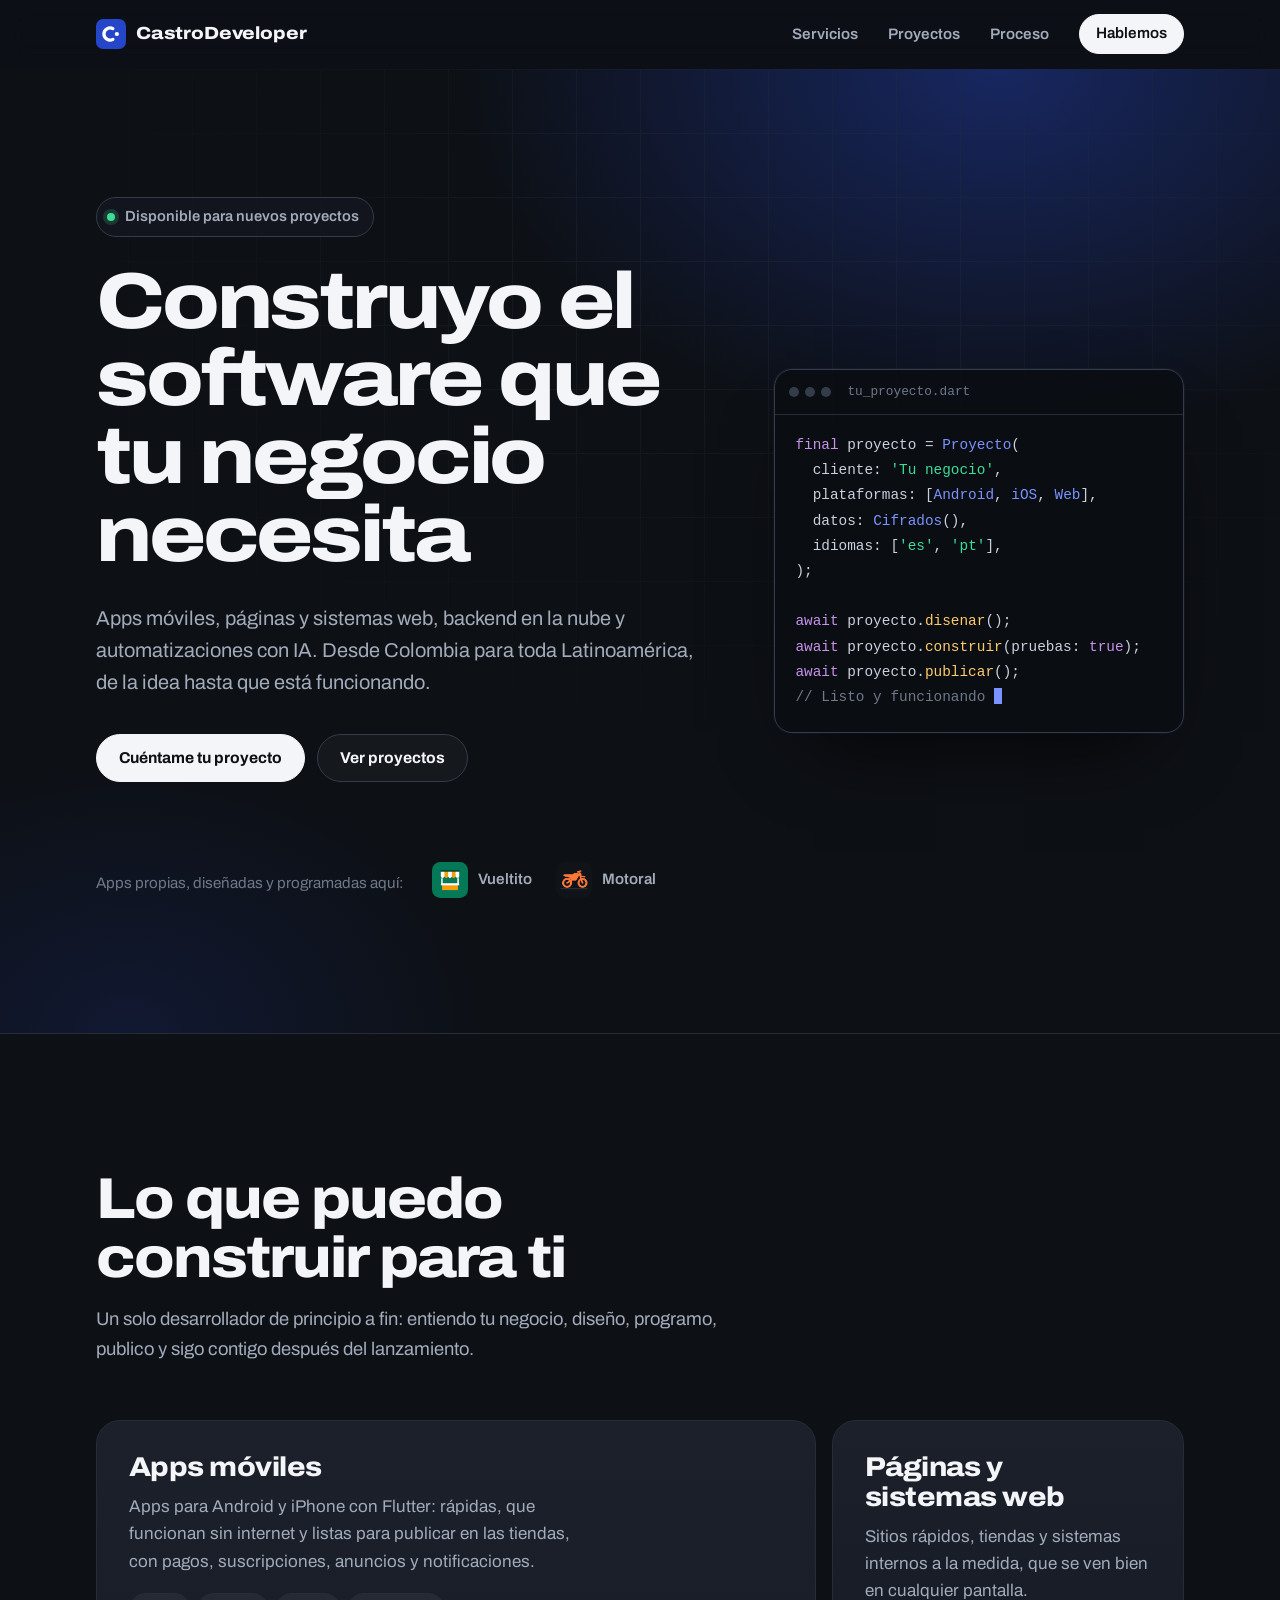
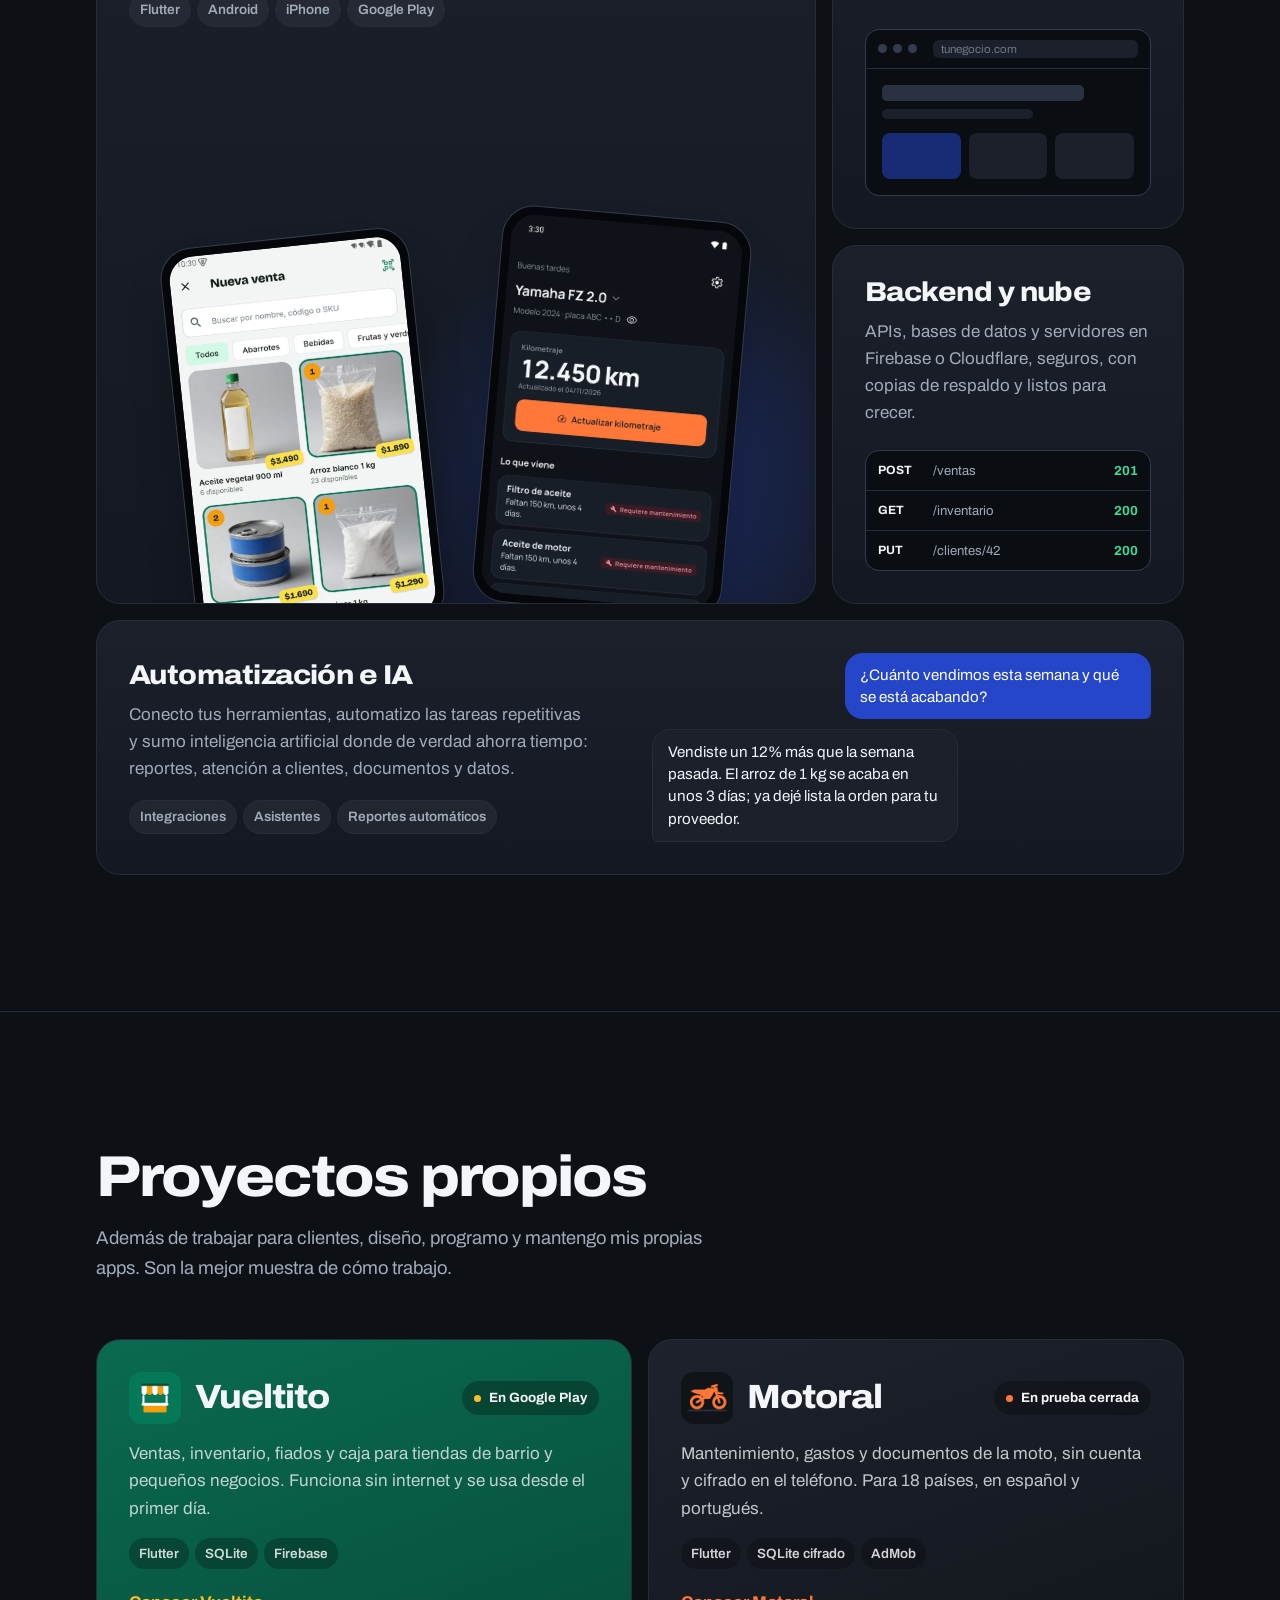
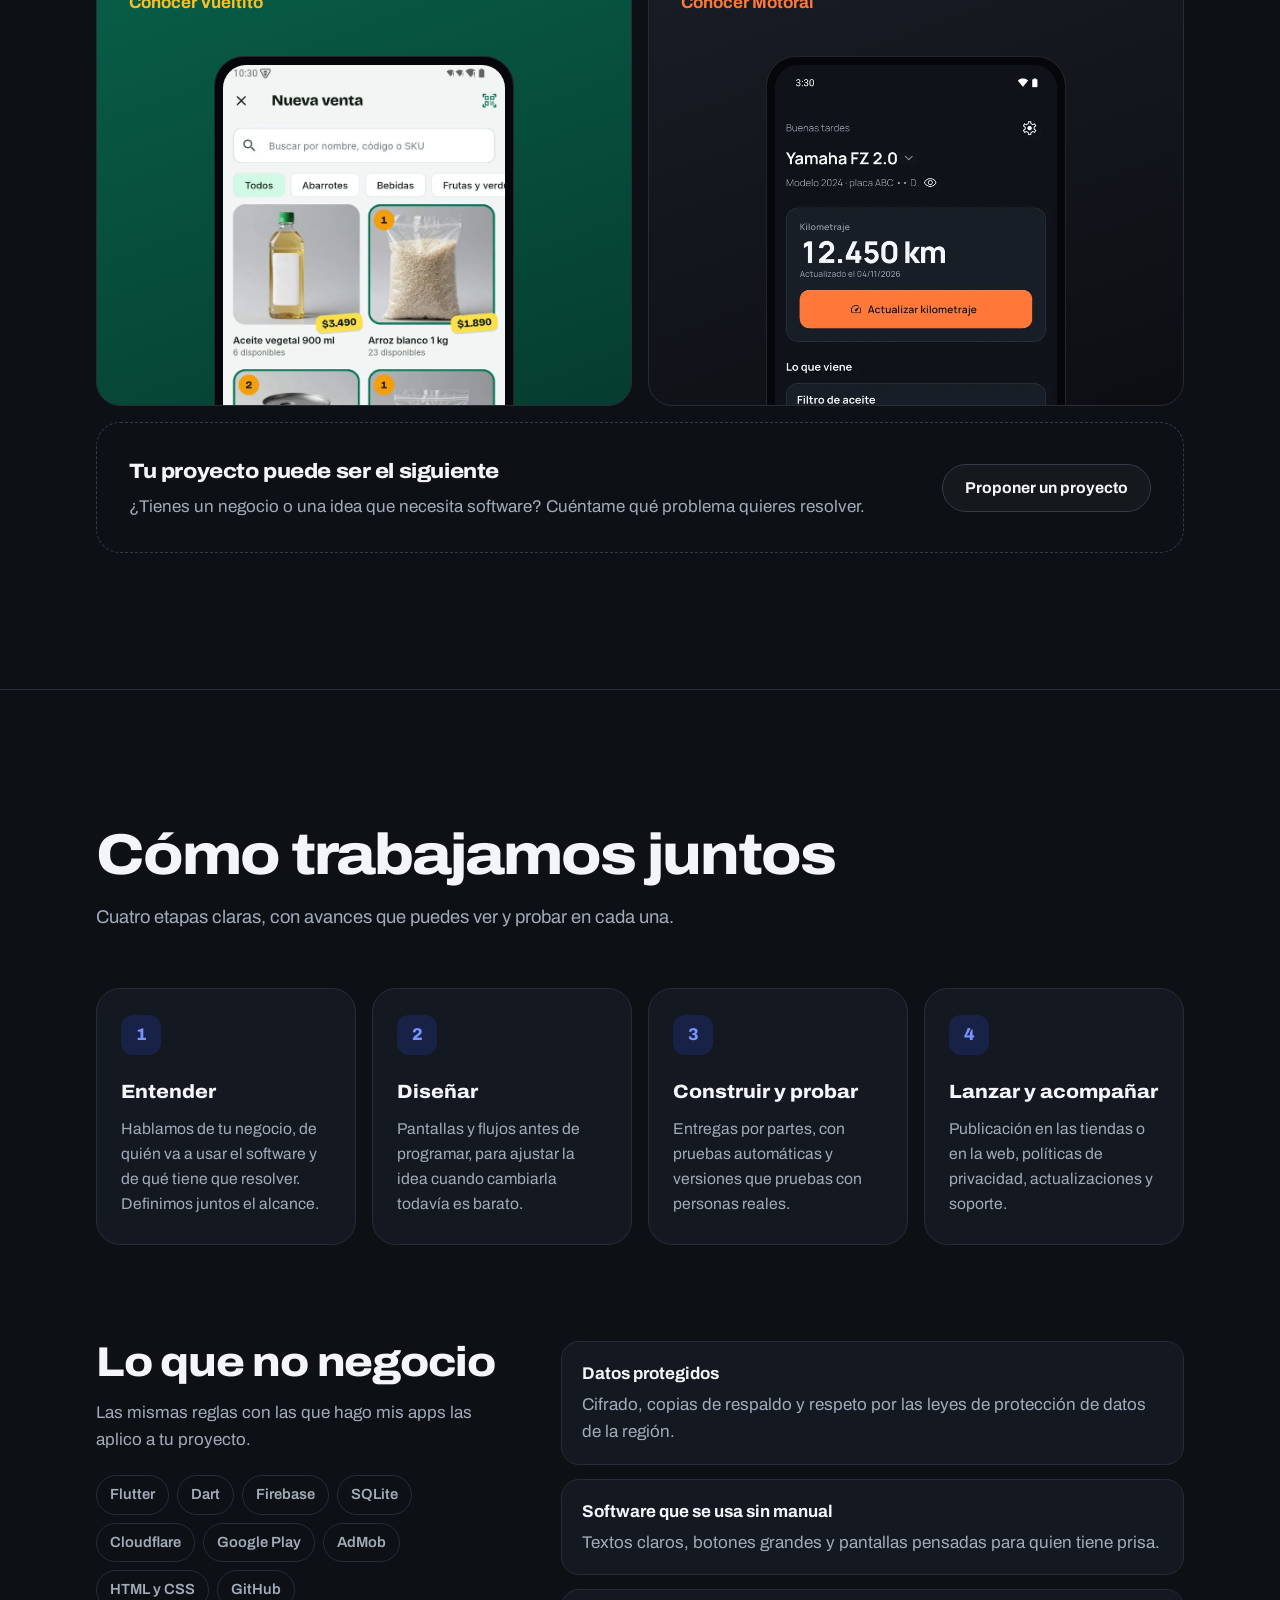
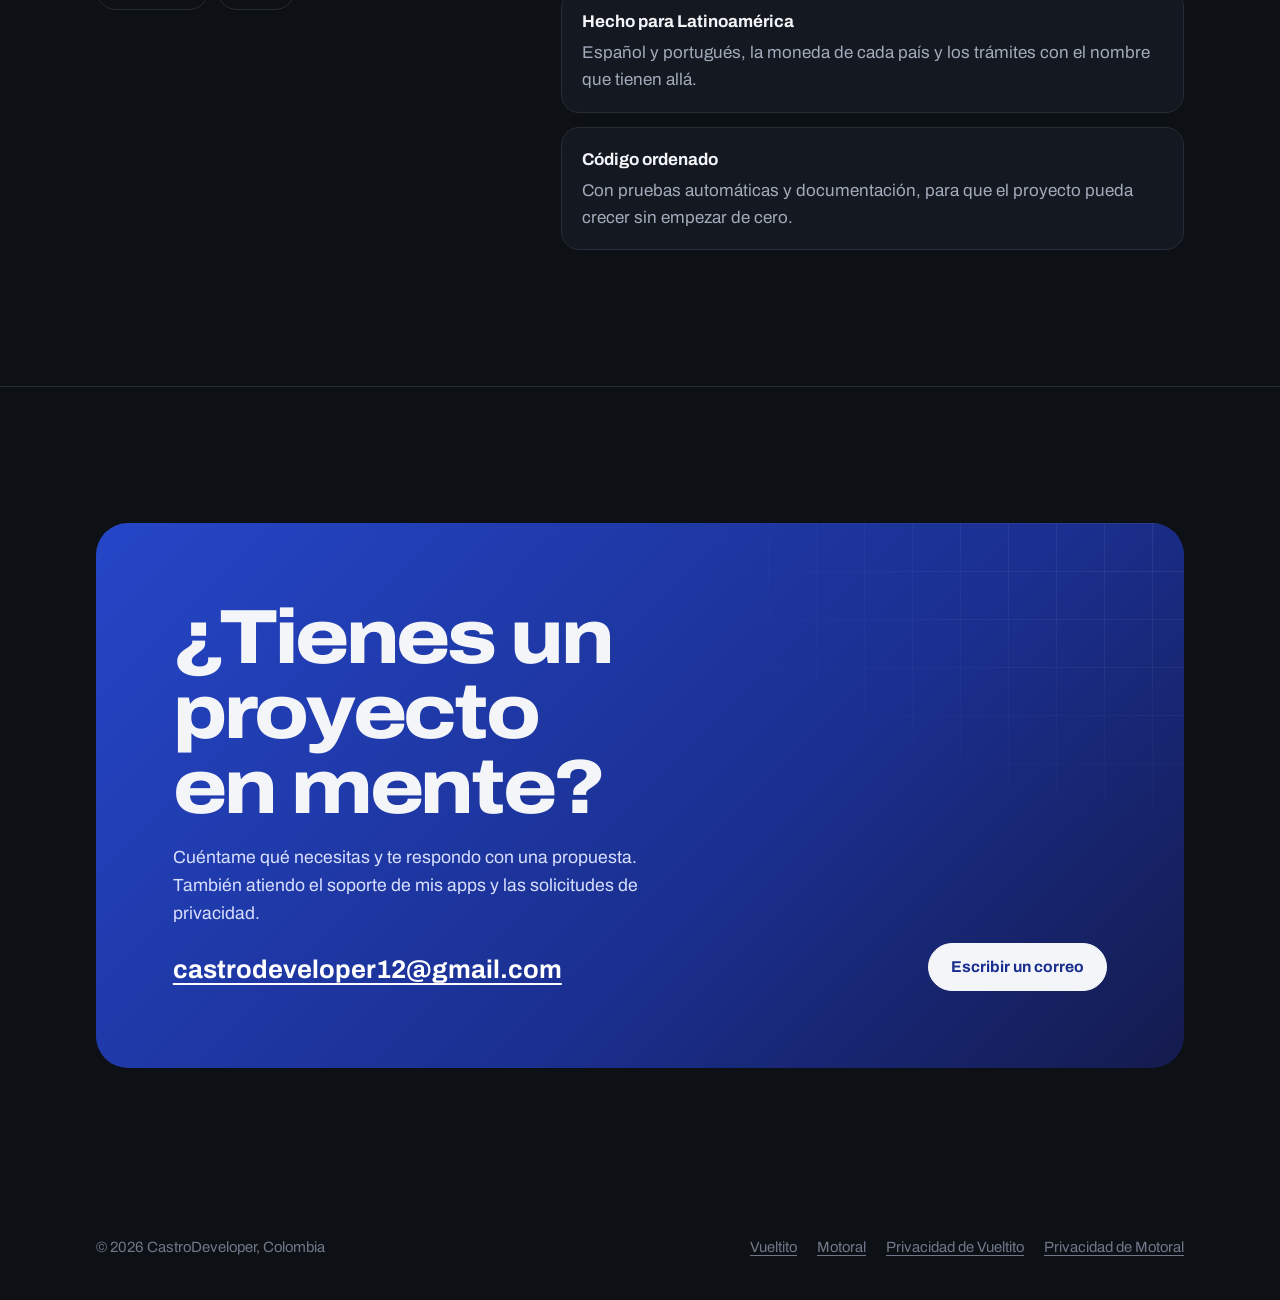
<file: index.html>
<!doctype html>
<html lang="es">
<head>
<meta charset="utf-8">
<meta name="viewport" content="width=device-width, initial-scale=1">
<title>CastroDeveloper: apps, web y software a la medida</title>
<meta name="description" content="CastroDeveloper desarrolla apps móviles, páginas y sistemas web, backend en la nube y automatizaciones con IA para negocios de Latinoamérica. Creador de Vueltito y Motoral.">
<link rel="canonical" href="https://castrodeveloper.dev/">
<meta name="theme-color" content="#0d1015">
<meta property="og:type" content="website">
<meta property="og:title" content="CastroDeveloper">
<meta property="og:description" content="Apps móviles, web, backend y automatización con IA, desde Colombia para Latinoamérica.">
<meta property="og:url" content="https://castrodeveloper.dev/">
<meta property="og:image" content="https://castrodeveloper.dev/motoral/img/compartir.jpg">
<link rel="icon" href="img/favicon.svg" type="image/svg+xml">
<link rel="preconnect" href="https://fonts.googleapis.com">
<link rel="preconnect" href="https://fonts.gstatic.com" crossorigin>
<link href="https://fonts.googleapis.com/css2?family=Archivo:wdth,wght@62..125,400..800&display=swap" rel="stylesheet">
<link rel="stylesheet" href="estilo.css?v=20261111b">
<script>document.documentElement.classList.add('js');</script>
</head>
<body>
<header class="cabecera" id="cabecera">
  <div class="contenedor">
    <a class="marca" href="./" aria-label="CastroDeveloper, inicio">
      <svg viewBox="0 0 64 64" width="30" height="30" aria-hidden="true"><rect width="64" height="64" rx="15" fill="#2546C8"/><path d="M36 20.5a13 13 0 1 0 0 23" fill="none" stroke="#fff" stroke-width="7" stroke-linecap="round"/><circle cx="44.5" cy="32" r="4.5" fill="#fff"/></svg>
      CastroDeveloper
    </a>
    <nav class="menu" aria-label="Secciones">
      <a href="#servicios">Servicios</a>
      <a href="#proyectos">Proyectos</a>
      <a href="#proceso">Proceso</a>
      <a class="boton boton-lleno boton-chico" href="#contacto">Hablemos</a>
    </nav>
  </div>
</header>

<main>
  <section class="portada" aria-labelledby="titulo">
    <div class="contenedor rejilla">
     <div>
      <span class="disponible"><i aria-hidden="true"></i>Disponible para nuevos proyectos</span>
      <h1 id="titulo"><span class="palabra" style="--i:0">Construyo</span> <span class="palabra" style="--i:1">el</span> <span class="palabra" style="--i:2">software</span> <span class="palabra" style="--i:3">que</span> <span class="palabra" style="--i:4">tu</span> <span class="palabra" style="--i:5">negocio</span> <span class="palabra" style="--i:6">necesita</span></h1>
      <p class="entrada" data-revelar style="--i:4">Apps móviles, páginas y sistemas web, backend en la nube y automatizaciones con IA. Desde Colombia para toda Latinoamérica, de la idea hasta que está funcionando.</p>
      <div class="acciones" data-revelar style="--i:5">
        <a class="boton boton-lleno" href="#contacto">Cuéntame tu proyecto</a>
        <a class="boton" href="#proyectos">Ver proyectos</a>
      </div>
      <div class="prueba-social" data-revelar style="--i:6">
        <span>Apps propias, diseñadas y programadas aquí:</span>
        <ul>
          <li><a href="https://vueltito.app/"><img src="img/vueltito-icono.png" width="36" height="36" alt="">Vueltito</a></li>
          <li><a href="motoral/"><img src="img/motocare-icono.png" width="36" height="36" alt="">Motoral</a></li>
        </ul>
      </div>
     </div>
      <div class="codigo" data-revelar style="--i:3" aria-hidden="true">
        <div class="barra"><i></i><i></i><i></i><span>tu_proyecto.dart</span></div>
<pre><span class="k">final</span> proyecto = <span class="t">Proyecto</span>(
  cliente: <span class="s">'Tu negocio'</span>,
  plataformas: [<span class="t">Android</span>, <span class="t">iOS</span>, <span class="t">Web</span>],
  datos: <span class="t">Cifrados</span>(),
  idiomas: [<span class="s">'es'</span>, <span class="s">'pt'</span>],
);

<span class="k">await</span> proyecto.<span class="f">disenar</span>();
<span class="k">await</span> proyecto.<span class="f">construir</span>(pruebas: <span class="k">true</span>);
<span class="k">await</span> proyecto.<span class="f">publicar</span>();
<span class="c">// Listo y funcionando</span> <span class="cursor"></span></pre>
      </div>
    </div>
  </section>

  <section class="seccion" id="servicios" aria-labelledby="titulo-servicios">
    <div class="contenedor">
      <div class="encabezado" data-revelar>
        <h2 id="titulo-servicios">Lo que puedo construir para ti</h2>
        <p>Un solo desarrollador de principio a fin: entiendo tu negocio, diseño, programo, publico y sigo contigo después del lanzamiento.</p>
      </div>

      <div class="bento">
        <article class="tarjeta t-apps" data-revelar style="--i:0">
          <h3>Apps móviles</h3>
          <p>Apps para Android y iPhone con Flutter: rápidas, que funcionan sin internet y listas para publicar en las tiendas, con pagos, suscripciones, anuncios y notificaciones.</p>
          <ul class="etiquetas"><li>Flutter</li><li>Android</li><li>iPhone</li><li>Google Play</li></ul>
          <div class="telefonos" aria-hidden="true">
            <div class="tel tel-1"><img src="img/vueltito-venta.webp" width="640" height="1419" alt="" loading="lazy"></div>
            <div class="tel tel-2"><img src="img/motocare-inicio.webp" width="540" height="1200" alt="" loading="lazy"></div>
          </div>
        </article>

        <article class="tarjeta t-web" data-revelar style="--i:1">
          <h3>Páginas y sistemas web</h3>
          <p>Sitios rápidos, tiendas y sistemas internos a la medida, que se ven bien en cualquier pantalla.</p>
          <div class="ilustracion" aria-hidden="true">
            <div class="navegador">
              <div class="barra"><i></i><i></i><i></i><span>tunegocio.com</span></div>
              <div class="cuerpo">
                <div class="linea larga"></div>
                <div class="linea media"></div>
                <div class="bloques"><i></i><i></i><i></i></div>
              </div>
            </div>
          </div>
        </article>

        <article class="tarjeta t-backend" data-revelar style="--i:2">
          <h3>Backend y nube</h3>
          <p>APIs, bases de datos y servidores en Firebase o Cloudflare, seguros, con copias de respaldo y listos para crecer.</p>
          <div class="ilustracion" aria-hidden="true">
            <ul class="registro">
              <li><b>POST</b><span>/ventas</span><em>201</em></li>
              <li><b>GET</b><span>/inventario</span><em>200</em></li>
              <li><b>PUT</b><span>/clientes/42</span><em>200</em></li>
            </ul>
          </div>
        </article>

        <article class="tarjeta t-ia" data-revelar style="--i:3">
          <div>
            <h3>Automatización e IA</h3>
            <p>Conecto tus herramientas, automatizo las tareas repetitivas y sumo inteligencia artificial donde de verdad ahorra tiempo: reportes, atención a clientes, documentos y datos.</p>
            <ul class="etiquetas"><li>Integraciones</li><li>Asistentes</li><li>Reportes automáticos</li></ul>
          </div>
          <div class="ilustracion" aria-hidden="true">
            <div class="chat">
              <p class="yo">¿Cuánto vendimos esta semana y qué se está acabando?</p>
              <p class="bot">Vendiste un 12% más que la semana pasada. El arroz de 1 kg se acaba en unos 3 días; ya dejé lista la orden para tu proveedor.</p>
            </div>
          </div>
        </article>
      </div>
    </div>
  </section>

  <section class="seccion" id="proyectos" aria-labelledby="titulo-proyectos">
    <div class="contenedor">
      <div class="encabezado" data-revelar>
        <h2 id="titulo-proyectos">Proyectos propios</h2>
        <p>Además de trabajar para clientes, diseño, programo y mantengo mis propias apps. Son la mejor muestra de cómo trabajo.</p>
      </div>

      <div class="proyectos">
        <a class="proyecto proyecto-vueltito" href="https://vueltito.app/" data-revelar style="--i:0">
          <div class="info">
            <div class="cabeza">
              <div class="nombre"><img src="img/vueltito-icono.png" width="52" height="52" alt=""><h3>Vueltito</h3></div>
              <span class="estado"><i aria-hidden="true"></i>En Google Play</span>
            </div>
            <p>Ventas, inventario, fiados y caja para tiendas de barrio y pequeños negocios. Funciona sin internet y se usa desde el primer día.</p>
            <ul class="etiquetas"><li>Flutter</li><li>SQLite</li><li>Firebase</li></ul>
            <span class="ir">Conocer Vueltito</span>
          </div>
          <div class="pantalla"><img src="img/vueltito-venta.webp" width="640" height="1419" alt="Pantalla de nueva venta en Vueltito con productos, precios y el botón para cobrar." loading="lazy"></div>
        </a>

        <a class="proyecto proyecto-motocare" href="motoral/" data-revelar style="--i:1">
          <div class="info">
            <div class="cabeza">
              <div class="nombre"><img src="img/motocare-icono.png" width="52" height="52" alt=""><h3>Motoral</h3></div>
              <span class="estado"><i aria-hidden="true"></i>En prueba cerrada</span>
            </div>
            <p>Mantenimiento, gastos y documentos de la moto, sin cuenta y cifrado en el teléfono. Para 18 países, en español y portugués.</p>
            <ul class="etiquetas"><li>Flutter</li><li>SQLite cifrado</li><li>AdMob</li></ul>
            <span class="ir">Conocer Motoral</span>
          </div>
          <div class="pantalla"><img src="img/motocare-inicio.webp" width="540" height="1200" alt="Pantalla de inicio de Motoral con el kilometraje y los mantenimientos que vienen." loading="lazy"></div>
        </a>
      </div>

      <div class="proxima" data-revelar>
        <div>
          <h3>Tu proyecto puede ser el siguiente</h3>
          <p>¿Tienes un negocio o una idea que necesita software? Cuéntame qué problema quieres resolver.</p>
        </div>
        <a class="boton" href="#contacto">Proponer un proyecto</a>
      </div>
    </div>
  </section>

  <section class="seccion" id="proceso" aria-labelledby="titulo-proceso">
    <div class="contenedor">
      <div class="encabezado" data-revelar>
        <h2 id="titulo-proceso">Cómo trabajamos juntos</h2>
        <p>Cuatro etapas claras, con avances que puedes ver y probar en cada una.</p>
      </div>
      <ol class="proceso">
        <li data-revelar style="--i:0">
          <h3>Entender</h3>
          <p>Hablamos de tu negocio, de quién va a usar el software y de qué tiene que resolver. Definimos juntos el alcance.</p>
        </li>
        <li data-revelar style="--i:1">
          <h3>Diseñar</h3>
          <p>Pantallas y flujos antes de programar, para ajustar la idea cuando cambiarla todavía es barato.</p>
        </li>
        <li data-revelar style="--i:2">
          <h3>Construir y probar</h3>
          <p>Entregas por partes, con pruebas automáticas y versiones que pruebas con personas reales.</p>
        </li>
        <li data-revelar style="--i:3">
          <h3>Lanzar y acompañar</h3>
          <p>Publicación en las tiendas o en la web, políticas de privacidad, actualizaciones y soporte.</p>
        </li>
      </ol>

      <div class="principios">
        <div data-revelar>
          <h3>Lo que no negocio</h3>
          <p class="nota">Las mismas reglas con las que hago mis apps las aplico a tu proyecto.</p>
          <ul class="herramientas" aria-label="Herramientas">
            <li>Flutter</li><li>Dart</li><li>Firebase</li><li>SQLite</li><li>Cloudflare</li><li>Google Play</li><li>AdMob</li><li>HTML y CSS</li><li>GitHub</li>
          </ul>
        </div>
        <ul class="lista">
          <li data-revelar style="--i:0"><strong>Datos protegidos</strong>Cifrado, copias de respaldo y respeto por las leyes de protección de datos de la región.</li>
          <li data-revelar style="--i:1"><strong>Software que se usa sin manual</strong>Textos claros, botones grandes y pantallas pensadas para quien tiene prisa.</li>
          <li data-revelar style="--i:2"><strong>Hecho para Latinoamérica</strong>Español y portugués, la moneda de cada país y los trámites con el nombre que tienen allá.</li>
          <li data-revelar style="--i:3"><strong>Código ordenado</strong>Con pruebas automáticas y documentación, para que el proyecto pueda crecer sin empezar de cero.</li>
        </ul>
      </div>
    </div>
  </section>

  <section class="seccion contacto" id="contacto" aria-labelledby="titulo-contacto">
    <div class="contenedor">
      <div class="tarjeta-contacto" data-revelar>
        <div>
          <h2 id="titulo-contacto">¿Tienes un proyecto en mente?</h2>
          <p>Cuéntame qué necesitas y te respondo con una propuesta. También atiendo el soporte de mis apps y las solicitudes de privacidad.</p>
          <a class="correo" href="mailto:castrodeveloper12@gmail.com">castrodeveloper12@gmail.com</a>
        </div>
        <a class="boton boton-lleno" href="mailto:castrodeveloper12@gmail.com?subject=Nuevo%20proyecto">Escribir un correo</a>
      </div>
    </div>
  </section>
</main>

<footer class="contenedor pie">
  <span>© 2026 CastroDeveloper, Colombia</span>
  <span class="enlaces-pie">
    <a href="https://vueltito.app/">Vueltito</a>
    <a href="motoral/">Motoral</a>
    <a href="https://vueltito.app/privacy-policy.html">Privacidad de Vueltito</a>
    <a href="motocare-legal/privacidad.html">Privacidad de Motoral</a>
  </span>
</footer>

<script>
(function () {
  var cab = document.getElementById('cabecera');
  function borde() { cab.classList.toggle('con-borde', window.scrollY > 8); }
  window.addEventListener('scroll', borde, { passive: true });
  borde();

  requestAnimationFrame(function () {
    document.querySelector('.portada').classList.add('lista-portada');
  });

  var items = document.querySelectorAll('[data-revelar]');
  if (!('IntersectionObserver' in window)) {
    items.forEach(function (el) { el.classList.add('visible'); });
    return;
  }
  var obs = new IntersectionObserver(function (entradas) {
    entradas.forEach(function (e) {
      if (e.isIntersecting) { e.target.classList.add('visible'); obs.unobserve(e.target); }
    });
  }, { rootMargin: '0px 0px -8% 0px', threshold: 0.08 });
  items.forEach(function (el) { obs.observe(el); });
})();
</script>
</body>
</html>
</file>
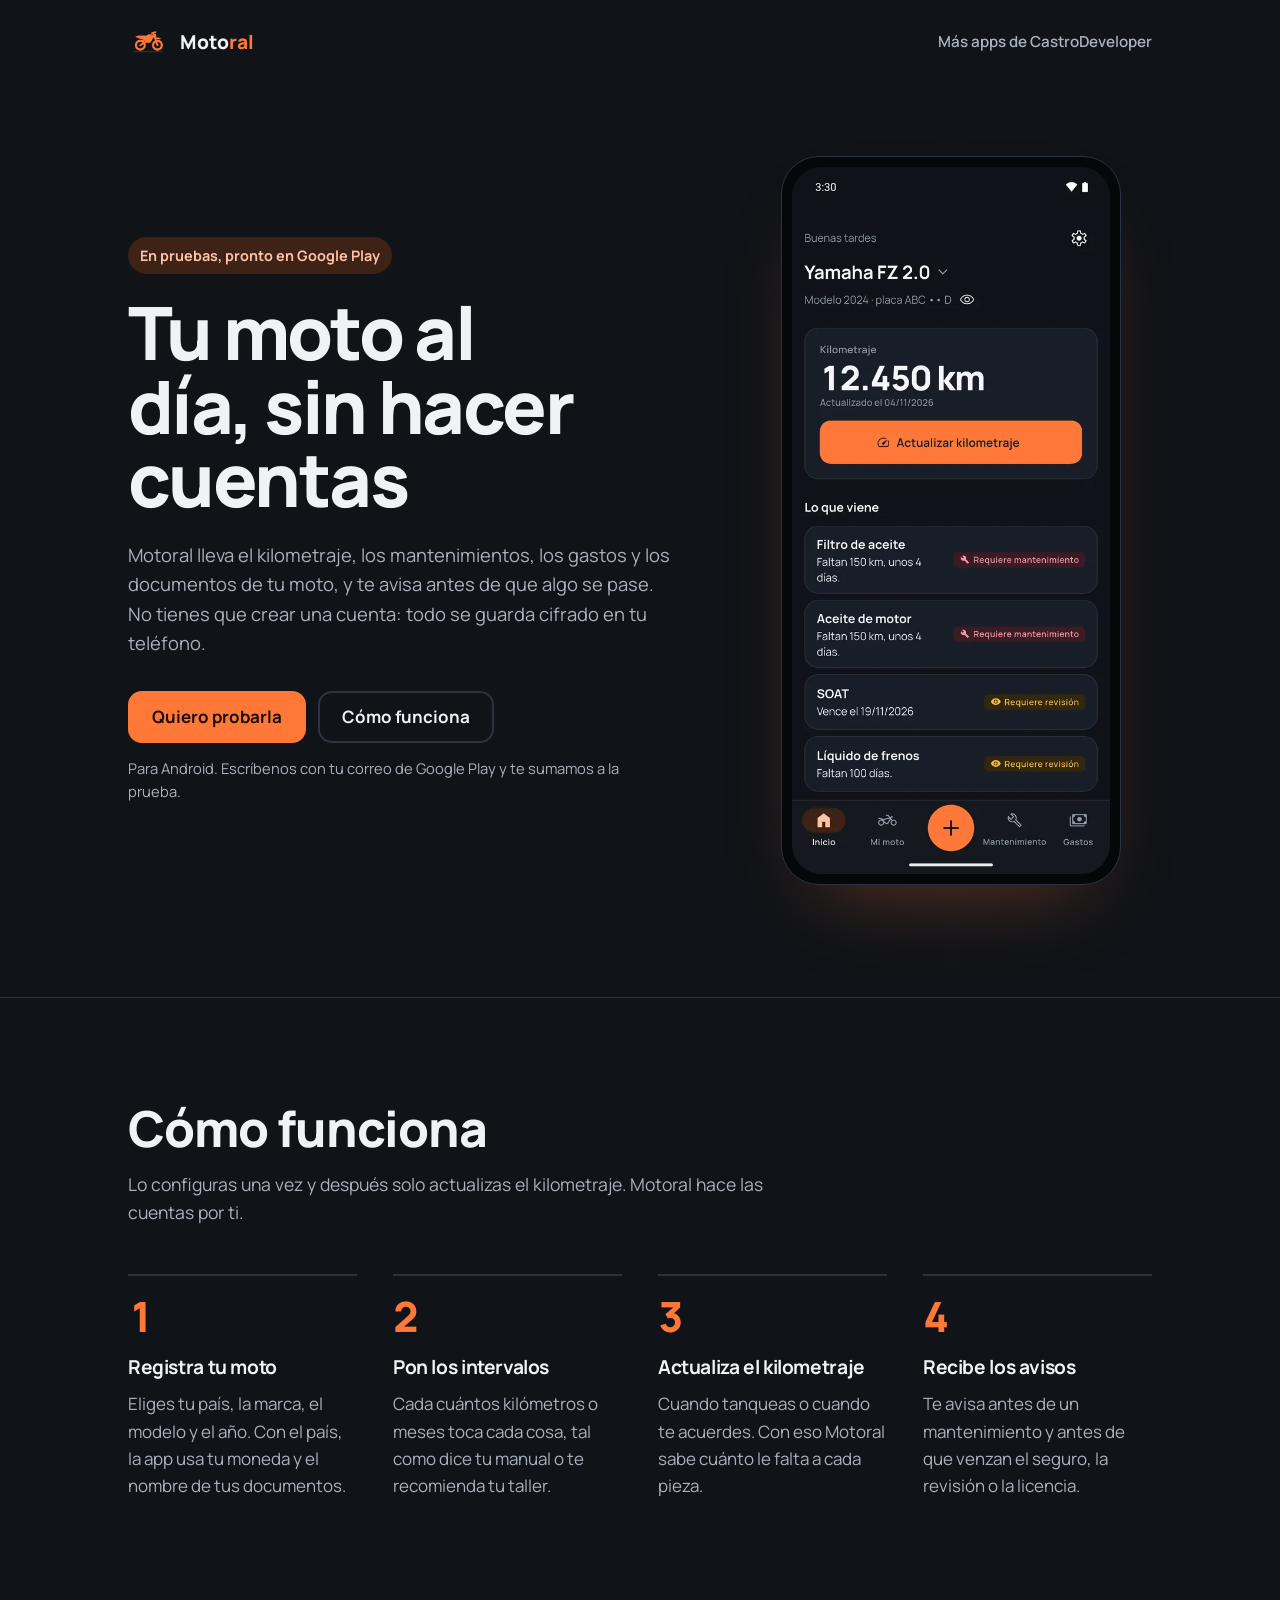
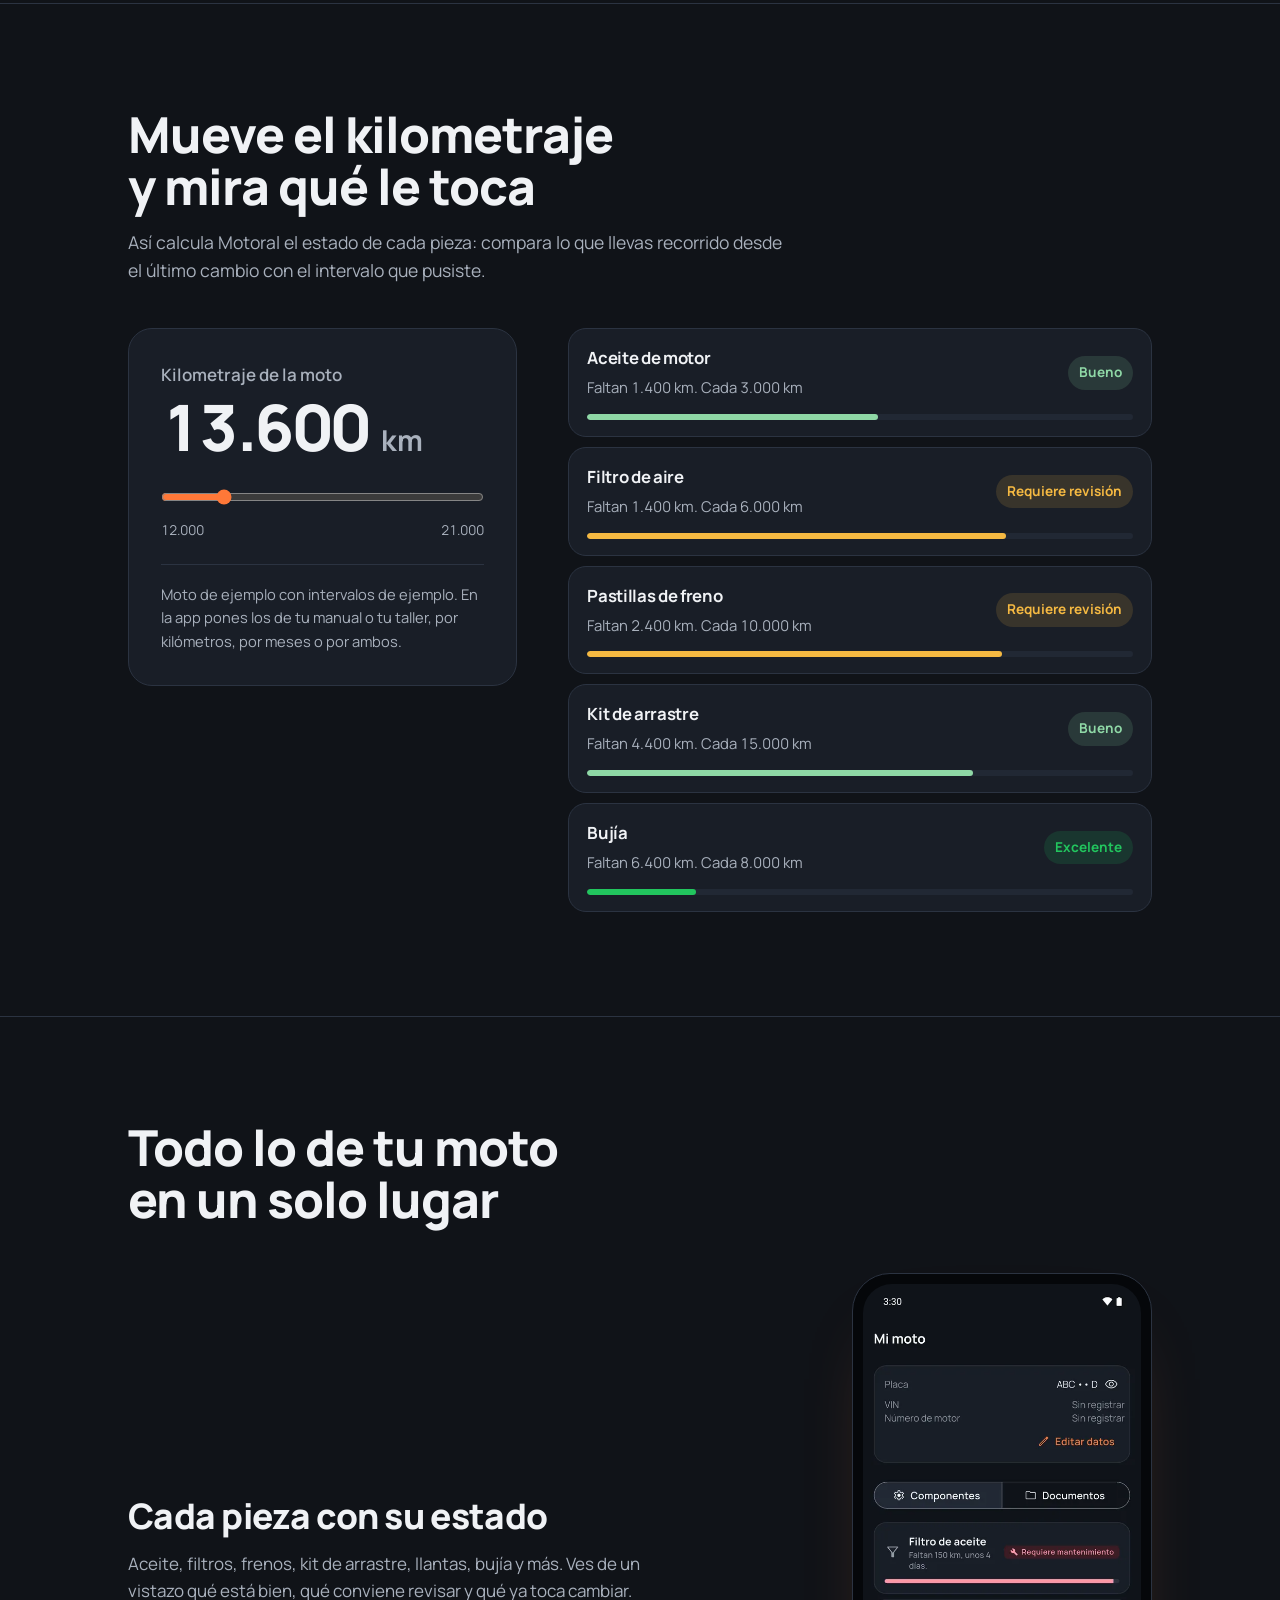
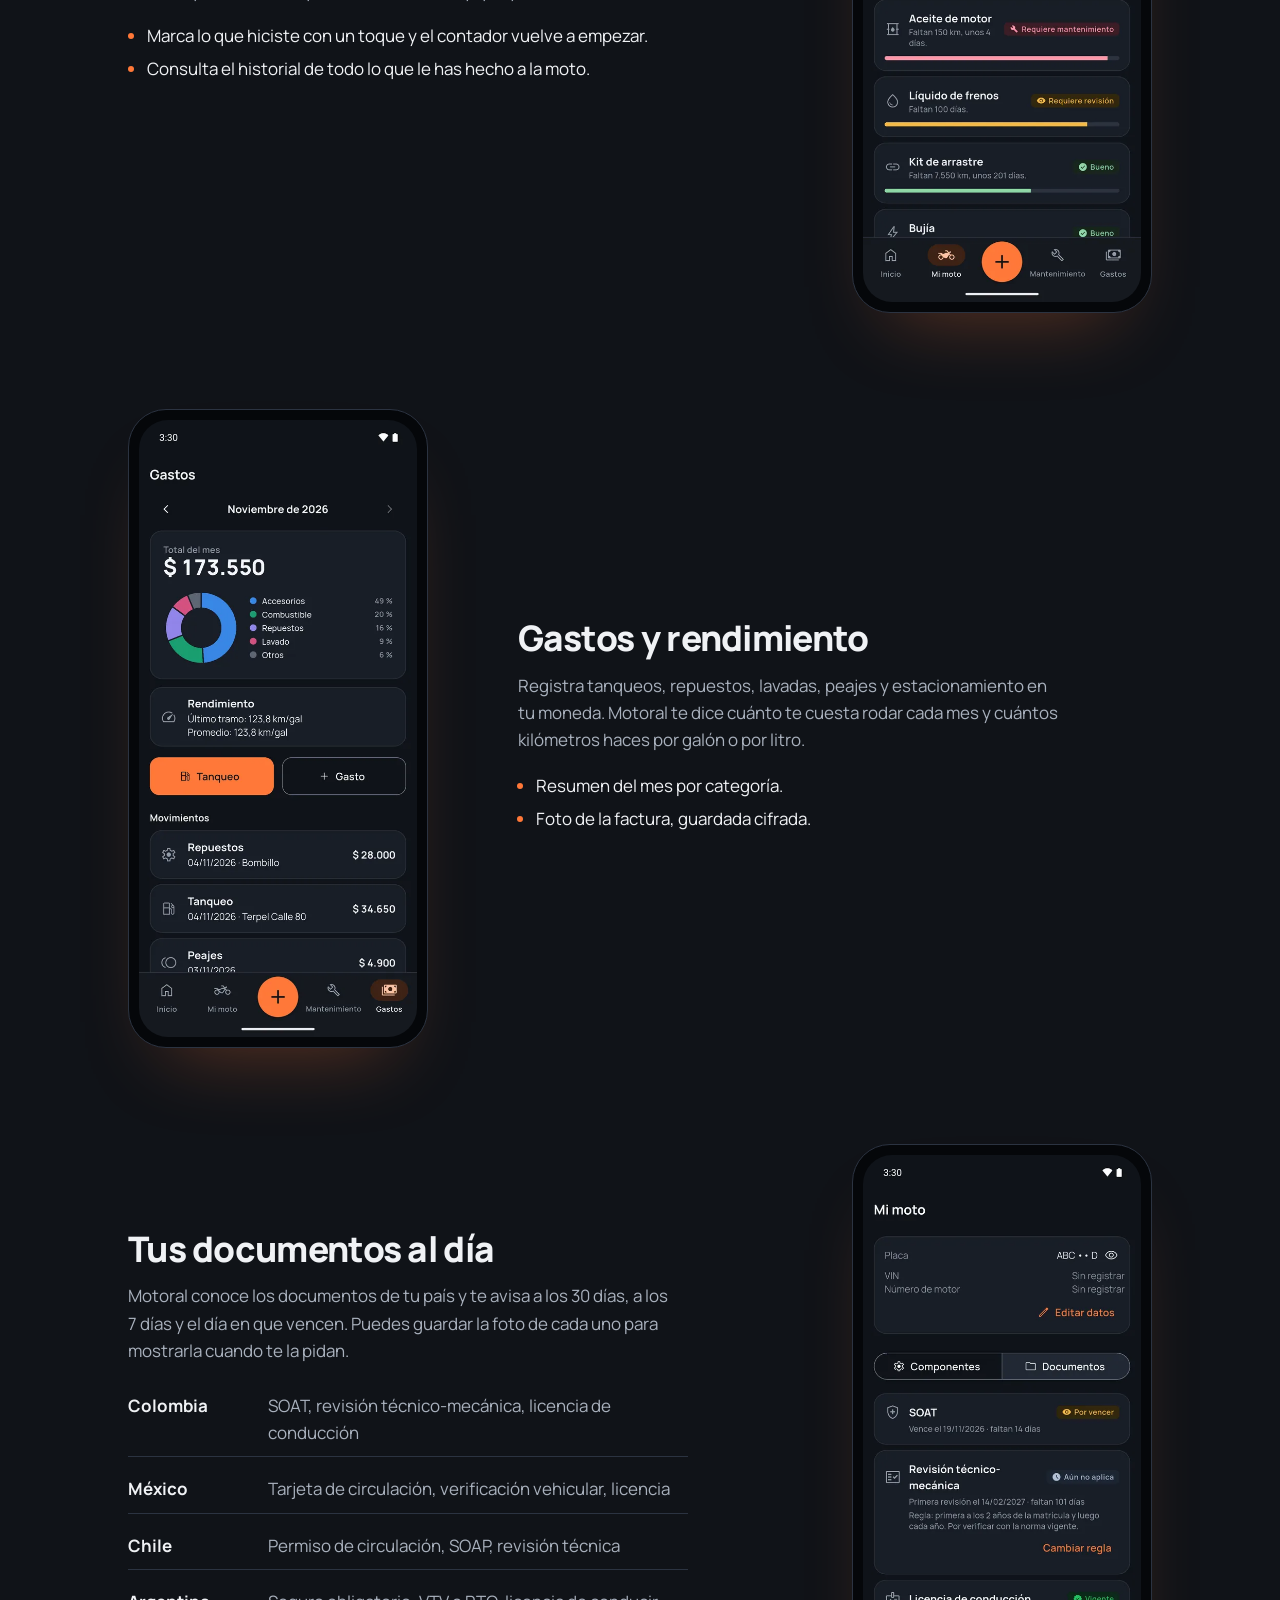
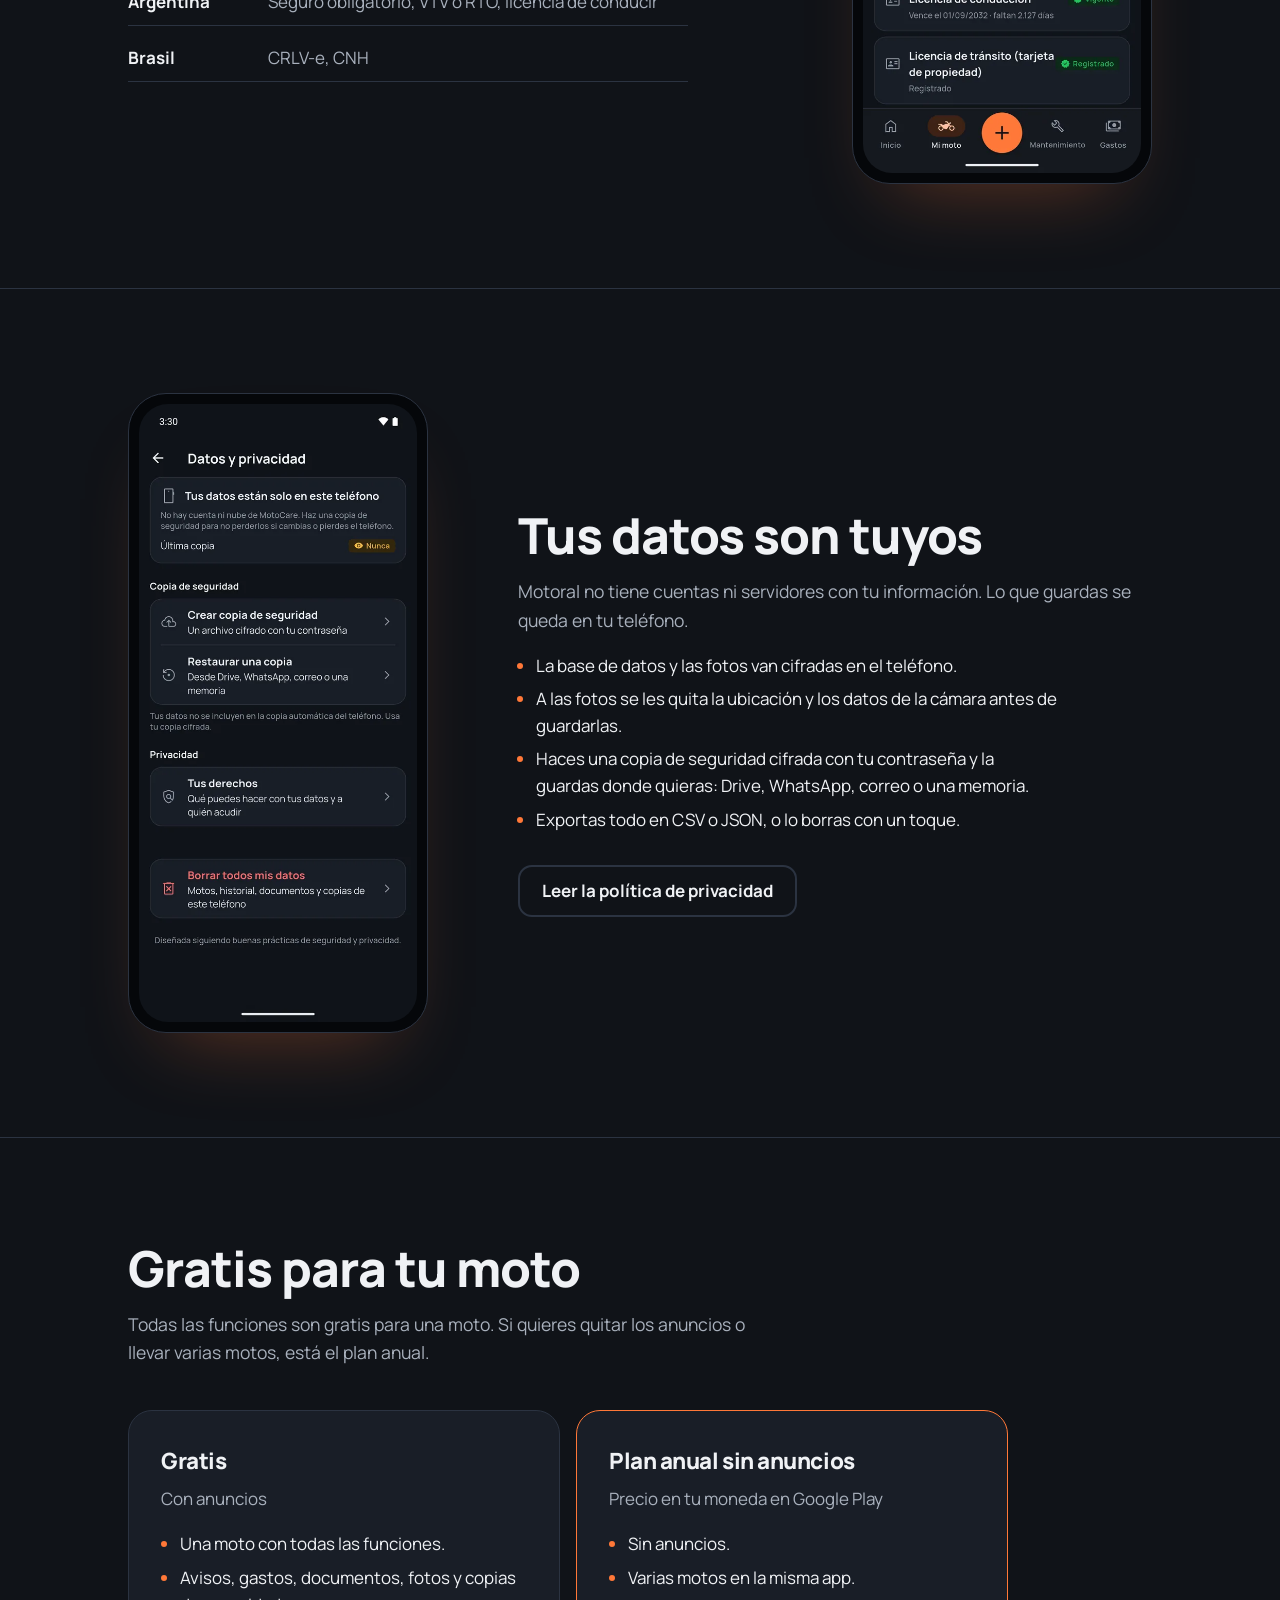
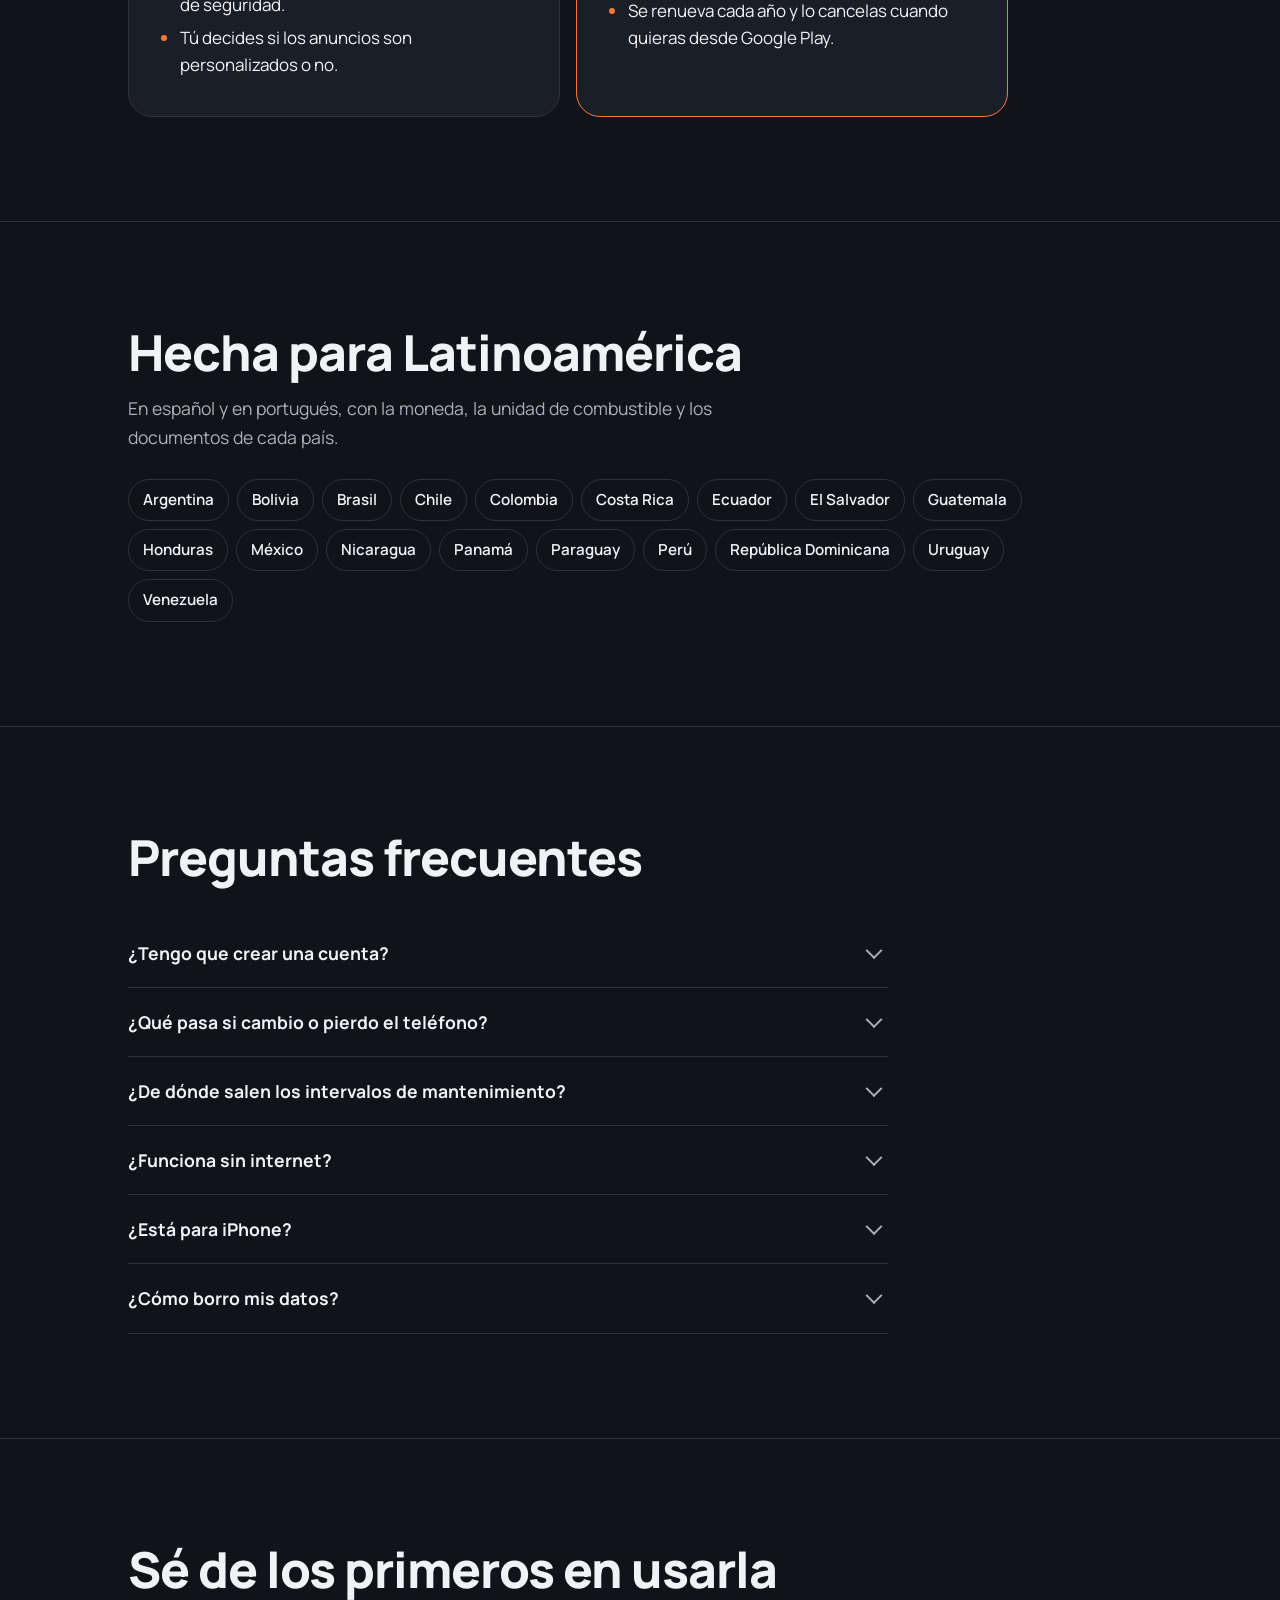
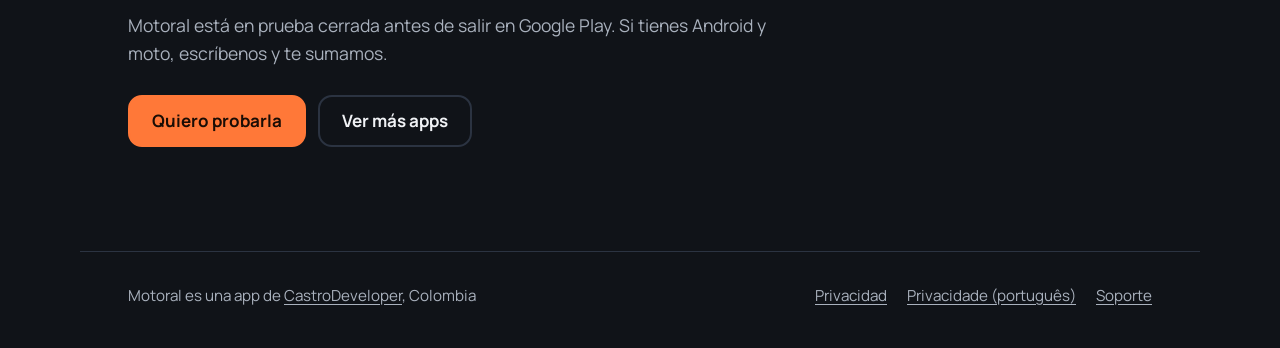
<file: motocare/index.html>
<!doctype html>
<html lang="es">
<head>
<meta charset="utf-8">
<meta name="viewport" content="width=device-width, initial-scale=1">
<title>Motoral</title>
<link rel="canonical" href="https://castrodeveloper.dev/motoral/">
<meta name="robots" content="noindex">
<meta http-equiv="refresh" content="0; url=../motoral/">
<script>location.replace('../motoral/' + location.search + location.hash);</script>
</head>
<body>
<p>MotoCare ahora se llama Motoral: <a href="../motoral/">castrodeveloper.dev/motoral</a>.</p>
</body>
</html>
</file>
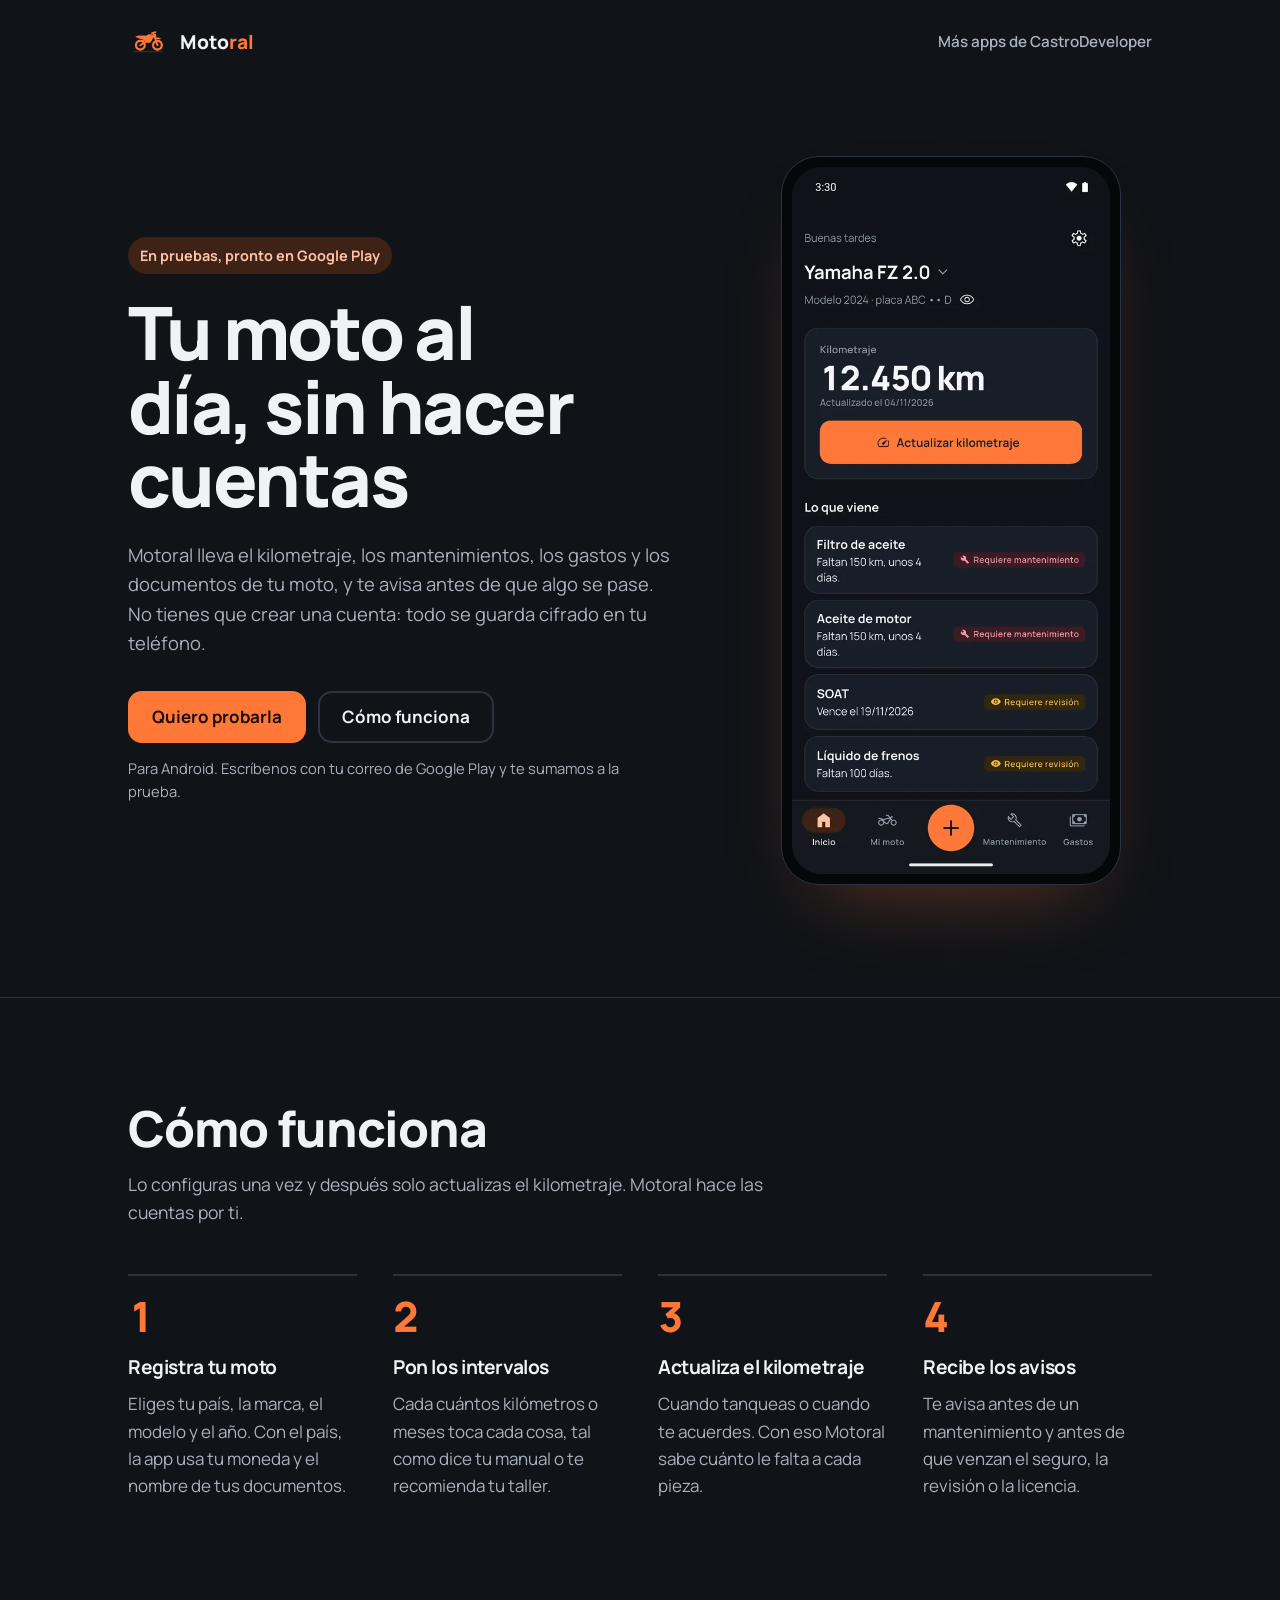
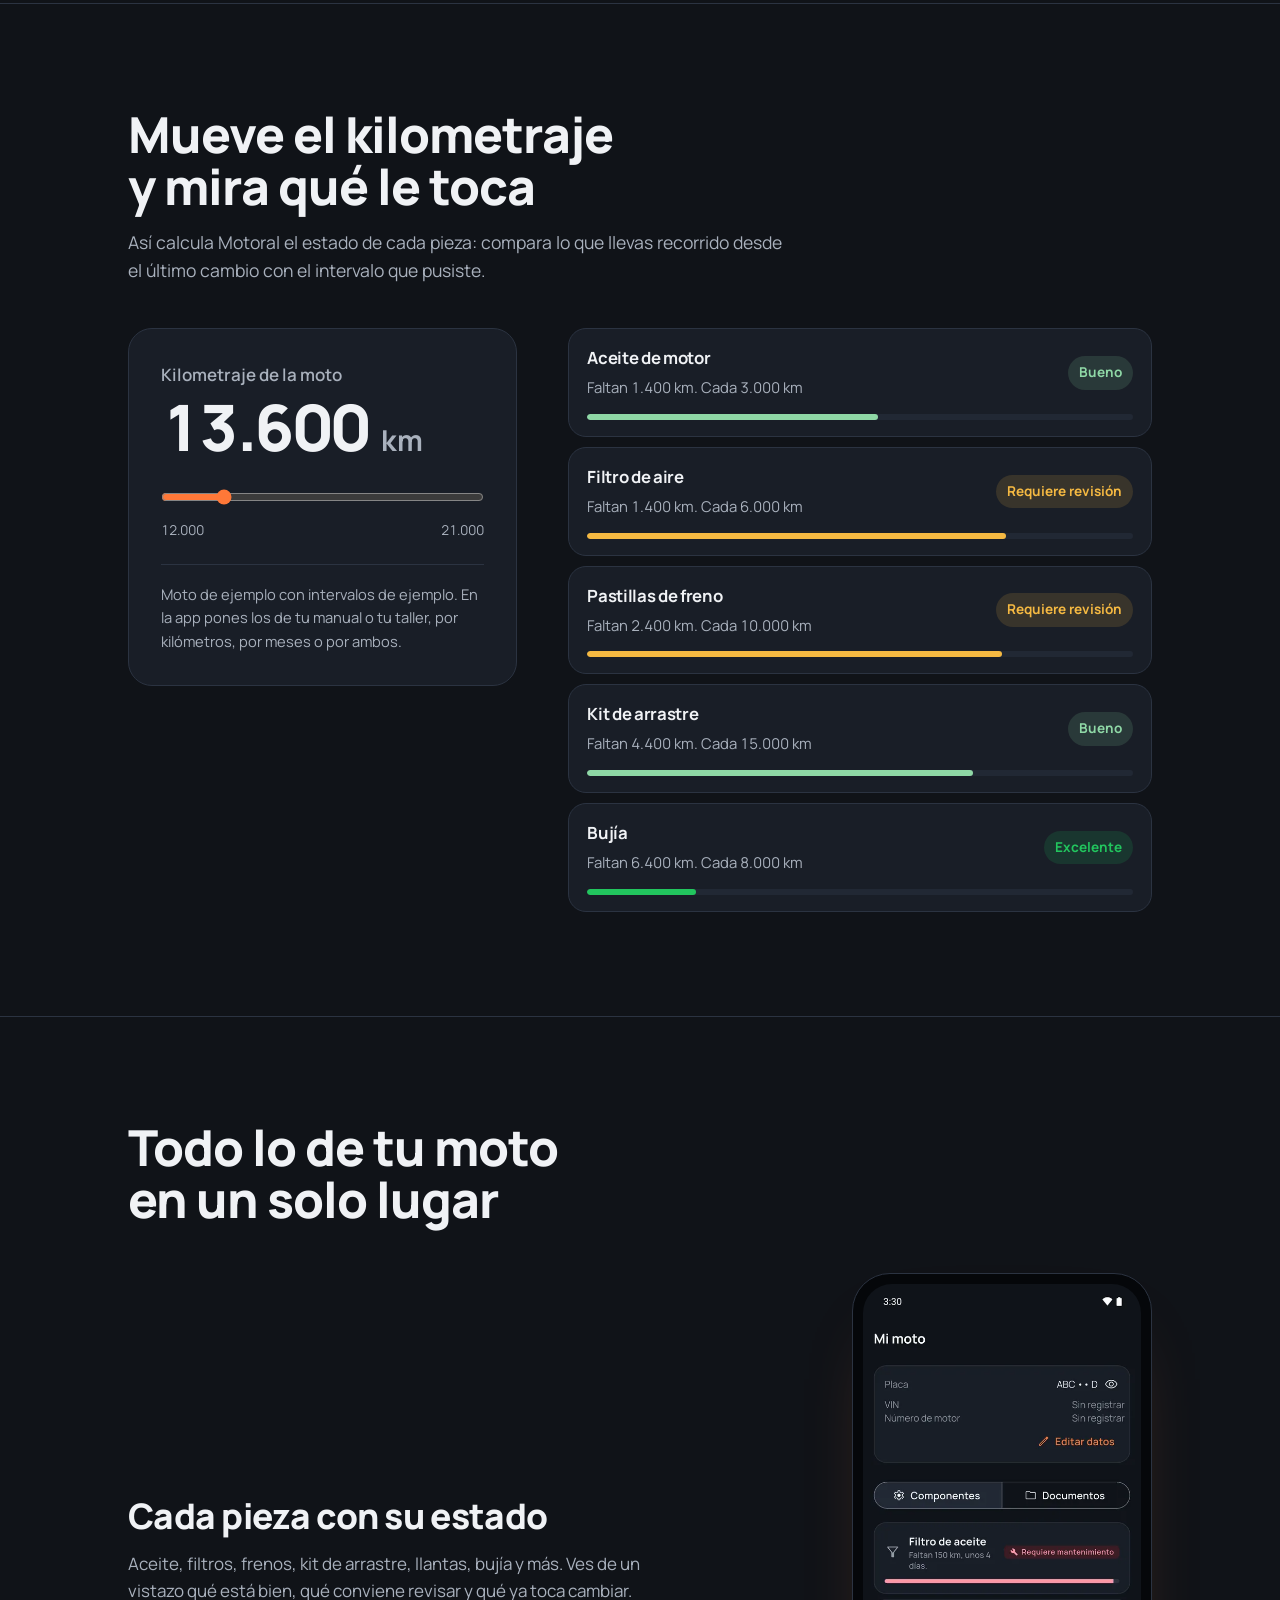
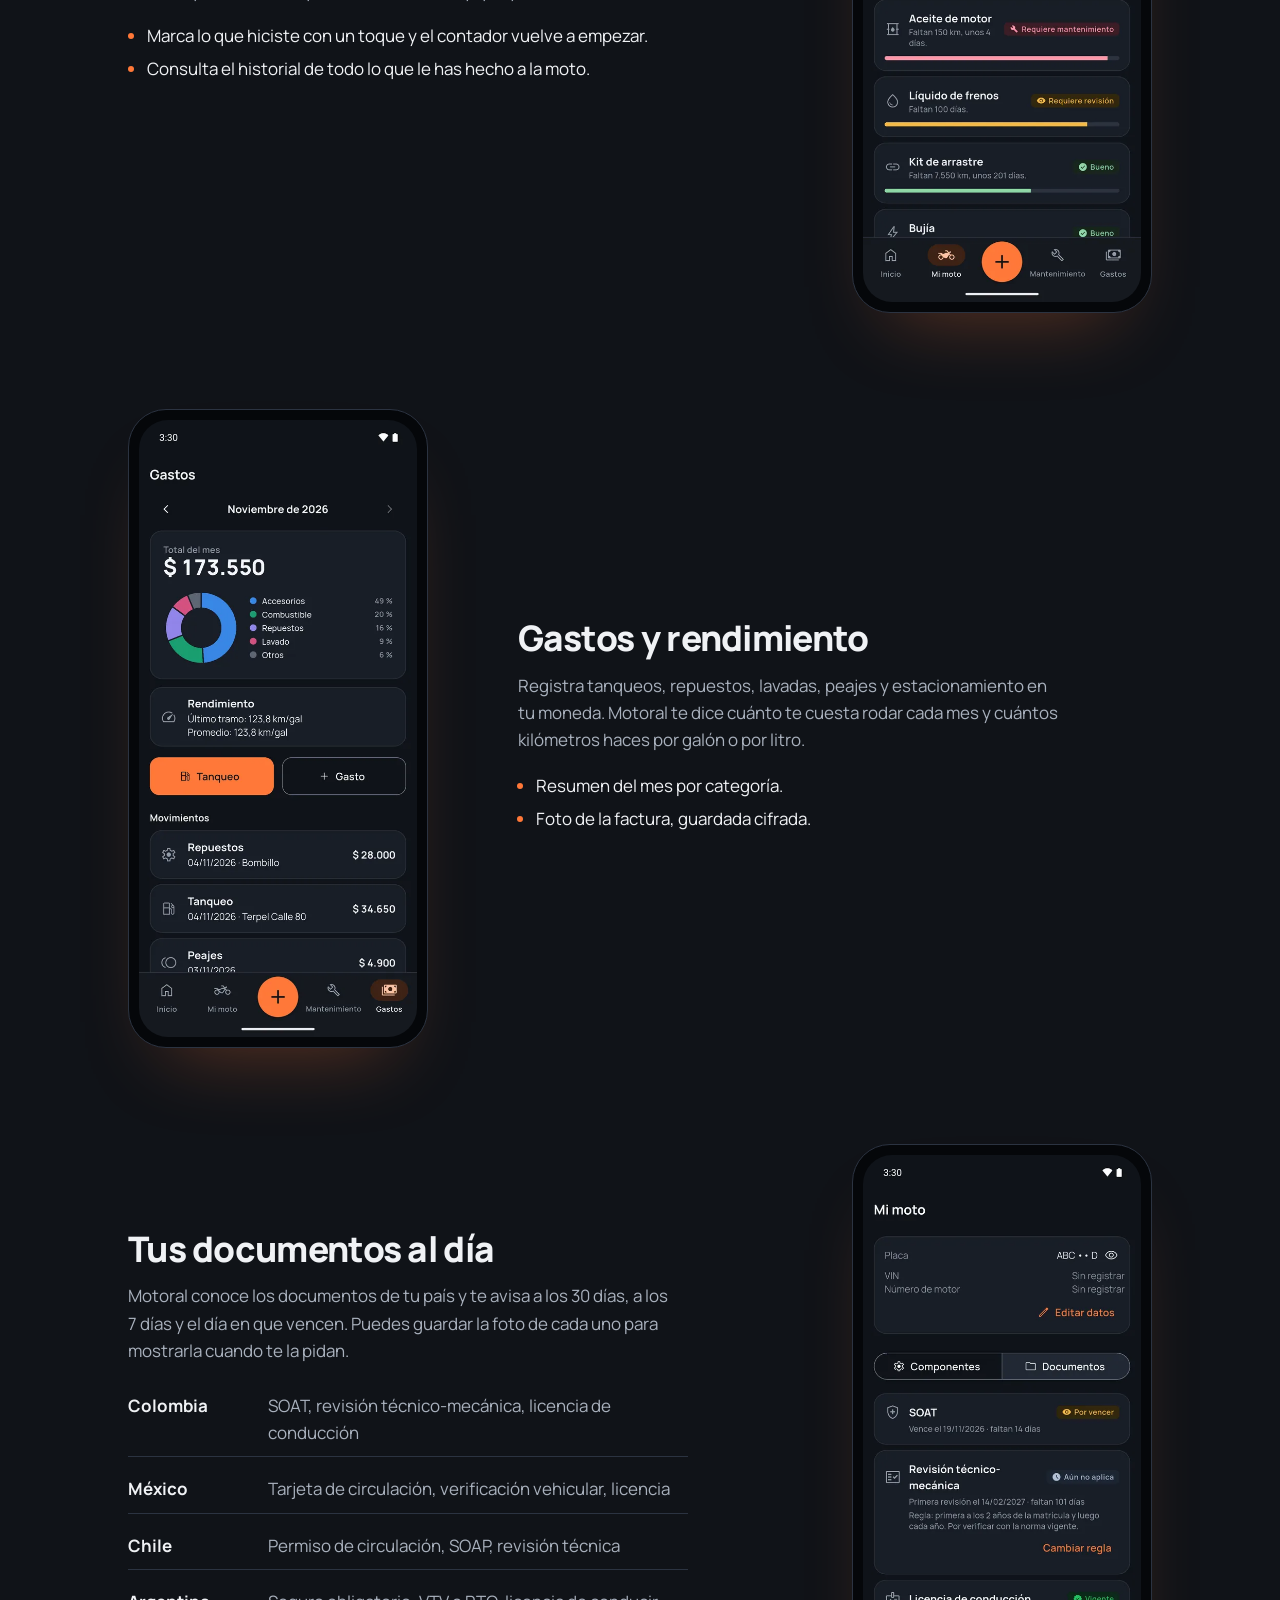
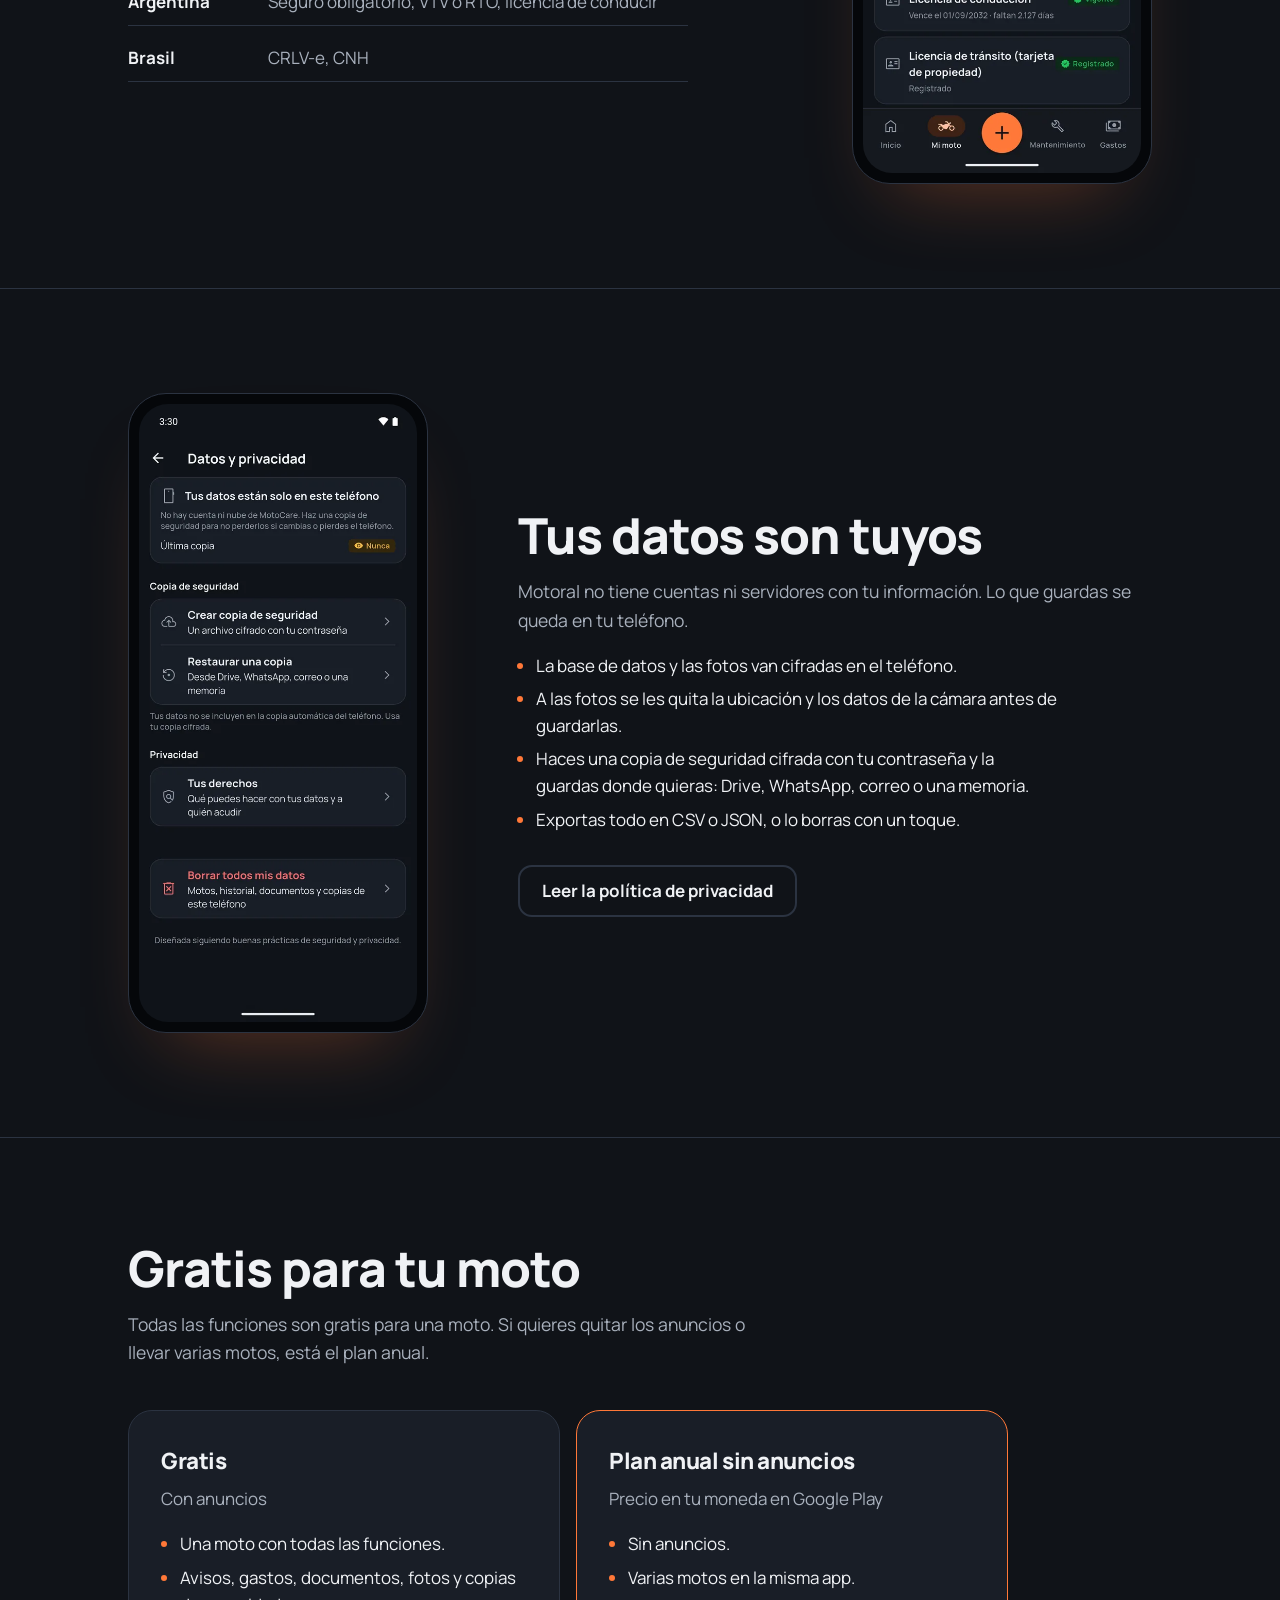
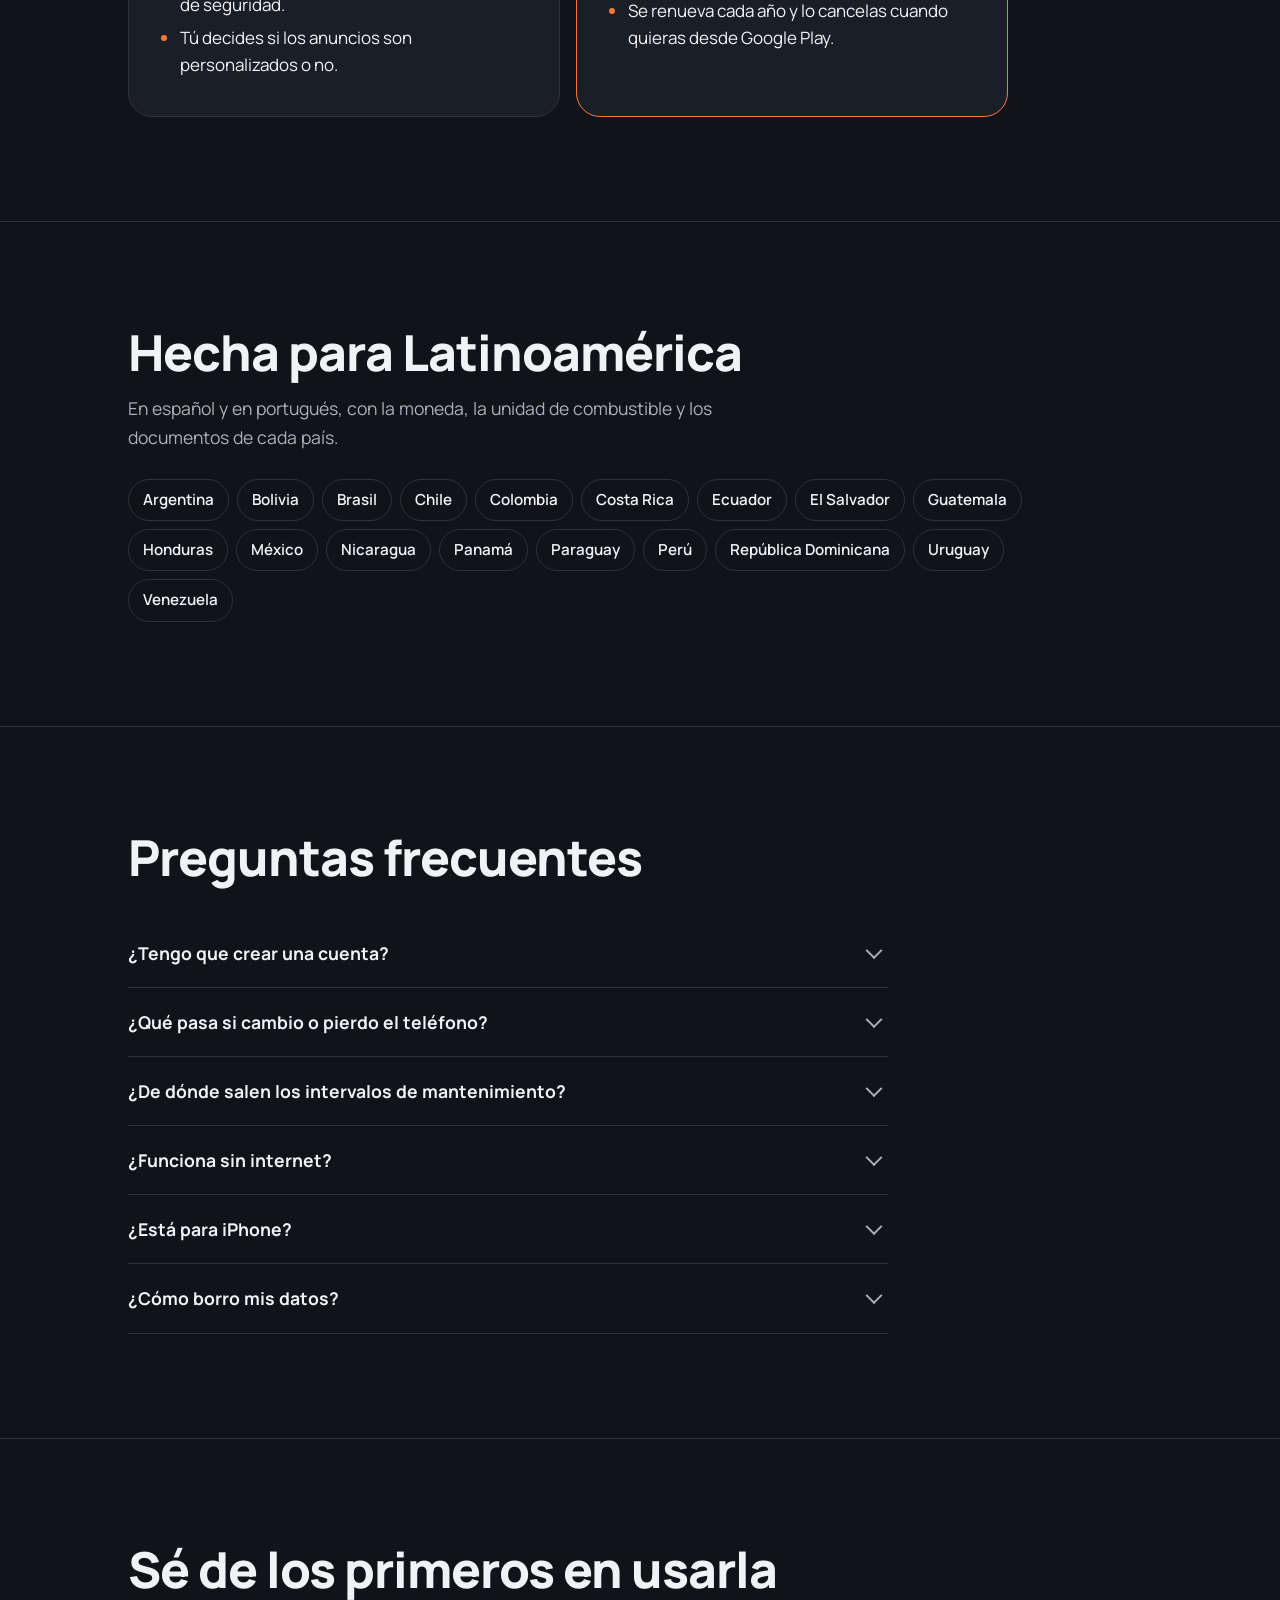
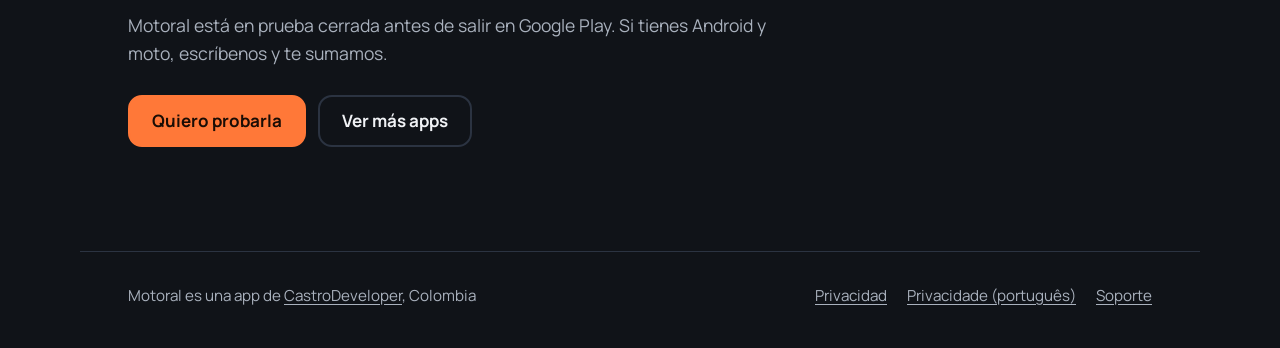
<file: motoral/index.html>
<!doctype html>
<html lang="es">
<head>
<meta charset="utf-8">
<meta name="viewport" content="width=device-width, initial-scale=1">
<title>Motoral: mantenimiento, gastos y documentos de tu moto</title>
<meta name="description" content="Motoral lleva el kilometraje, los mantenimientos, los gastos y los documentos de tu moto, y te avisa antes de que algo se pase. Sin cuenta y cifrado en tu teléfono. Para 18 países de Latinoamérica.">
<link rel="canonical" href="https://castrodeveloper.dev/motoral/">
<meta name="theme-color" content="#101318">
<meta property="og:type" content="website">
<meta property="og:title" content="Motoral">
<meta property="og:description" content="El mantenimiento, los gastos y los documentos de tu moto, sin cuenta y en tu teléfono.">
<meta property="og:url" content="https://castrodeveloper.dev/motoral/">
<meta property="og:image" content="https://castrodeveloper.dev/motoral/img/compartir.jpg">
<link rel="icon" href="../img/motocare-icono.png">
<link rel="preconnect" href="https://fonts.googleapis.com">
<link rel="preconnect" href="https://fonts.gstatic.com" crossorigin>
<link href="https://fonts.googleapis.com/css2?family=Manrope:wght@400..800&display=swap" rel="stylesheet">
<link rel="stylesheet" href="estilo.css?v=20261111b">
</head>
<body>
<header class="contenedor cabecera">
  <a class="marca" href="./">
    <img src="../img/motocare-icono.png" width="40" height="40" alt="">
    <span>Moto<span>ral</span></span>
  </a>
  <a class="volver" href="../">Más apps de CastroDeveloper</a>
</header>

<main>
  <section class="contenedor portada" aria-labelledby="titulo">
    <div>
      <span class="estado">En pruebas, pronto en Google Play</span>
      <h1 id="titulo">Tu moto al día, sin hacer cuentas</h1>
      <p class="entrada">Motoral lleva el kilometraje, los mantenimientos, los gastos y los documentos de tu moto, y te avisa antes de que algo se pase. No tienes que crear una cuenta: todo se guarda cifrado en tu teléfono.</p>
      <div class="acciones">
        <a class="boton boton-lleno" href="mailto:castrodeveloper12@gmail.com?subject=Quiero%20probar%20Motoral&amp;body=Hola%2C%20quiero%20probar%20Motoral.%20Mi%20correo%20de%20Google%20Play%20es%3A%20">Quiero probarla</a>
        <a class="boton" href="#como-funciona">Cómo funciona</a>
      </div>
      <p class="nota">Para Android. Escríbenos con tu correo de Google Play y te sumamos a la prueba.</p>
    </div>
    <div class="telefono">
      <img src="img/inicio.webp" width="540" height="1200" alt="Pantalla de inicio de Motoral: una Yamaha FZ 2.0 con 12.450 km y la lista de lo que viene, como el filtro y el aceite de motor." fetchpriority="high">
    </div>
  </section>

  <section class="seccion" id="como-funciona" aria-labelledby="titulo-funciona">
    <div class="contenedor">
      <h2 id="titulo-funciona">Cómo funciona</h2>
      <p class="bajada">Lo configuras una vez y después solo actualizas el kilometraje. Motoral hace las cuentas por ti.</p>
      <ol class="pasos">
        <li>
          <h3>Registra tu moto</h3>
          <p>Eliges tu país, la marca, el modelo y el año. Con el país, la app usa tu moneda y el nombre de tus documentos.</p>
        </li>
        <li>
          <h3>Pon los intervalos</h3>
          <p>Cada cuántos kilómetros o meses toca cada cosa, tal como dice tu manual o te recomienda tu taller.</p>
        </li>
        <li>
          <h3>Actualiza el kilometraje</h3>
          <p>Cuando tanqueas o cuando te acuerdes. Con eso Motoral sabe cuánto le falta a cada pieza.</p>
        </li>
        <li>
          <h3>Recibe los avisos</h3>
          <p>Te avisa antes de un mantenimiento y antes de que venzan el seguro, la revisión o la licencia.</p>
        </li>
      </ol>
    </div>
  </section>

  <section class="seccion" id="pruebalo" aria-labelledby="titulo-pruebalo">
    <div class="contenedor">
      <h2 id="titulo-pruebalo">Mueve el kilometraje y mira qué le toca</h2>
      <p class="bajada">Así calcula Motoral el estado de cada pieza: compara lo que llevas recorrido desde el último cambio con el intervalo que pusiste.</p>
      <div class="simulador">
        <div class="tablero">
          <label for="km">Kilometraje de la moto</label>
          <output class="odometro" for="km" id="km-valor">13.600 <small>km</small></output>
          <input type="range" id="km" min="12000" max="21000" step="50" value="13600">
          <div class="escala" aria-hidden="true"><span>12.000</span><span>21.000</span></div>
          <p class="aclaracion">Moto de ejemplo con intervalos de ejemplo. En la app pones los de tu manual o tu taller, por kilómetros, por meses o por ambos.</p>
        </div>
        <ul class="piezas" id="piezas" aria-live="polite">
          <li class="pieza" data-ultimo="12000" data-cada="3000"><h3>Aceite de motor</h3><span class="falta"></span><span class="chip"></span><span class="barra"><span></span></span></li>
          <li class="pieza" data-ultimo="9000" data-cada="6000"><h3>Filtro de aire</h3><span class="falta"></span><span class="chip"></span><span class="barra"><span></span></span></li>
          <li class="pieza" data-ultimo="6000" data-cada="10000" data-desgaste><h3>Pastillas de freno</h3><span class="falta"></span><span class="chip"></span><span class="barra"><span></span></span></li>
          <li class="pieza" data-ultimo="3000" data-cada="15000" data-desgaste><h3>Kit de arrastre</h3><span class="falta"></span><span class="chip"></span><span class="barra"><span></span></span></li>
          <li class="pieza" data-ultimo="12000" data-cada="8000"><h3>Bujía</h3><span class="falta"></span><span class="chip"></span><span class="barra"><span></span></span></li>
        </ul>
      </div>
    </div>
  </section>

  <section class="seccion" id="funciones" aria-labelledby="titulo-funciones">
    <div class="contenedor">
      <h2 id="titulo-funciones">Todo lo de tu moto en un solo lugar</h2>

      <div class="funcion" style="margin-top: 48px">
        <div>
          <h3>Cada pieza con su estado</h3>
          <p>Aceite, filtros, frenos, kit de arrastre, llantas, bujía y más. Ves de un vistazo qué está bien, qué conviene revisar y qué ya toca cambiar.</p>
          <ul>
            <li>Marca lo que hiciste con un toque y el contador vuelve a empezar.</li>
            <li>Consulta el historial de todo lo que le has hecho a la moto.</li>
          </ul>
        </div>
        <div class="telefono">
          <img src="img/componentes.webp" width="540" height="1200" alt="Pantalla Mi moto con los componentes: filtro de aire y aceite de motor requieren mantenimiento, el kit de arrastre está bueno." loading="lazy">
        </div>
      </div>

      <div class="funcion invertida">
        <div>
          <h3>Gastos y rendimiento</h3>
          <p>Registra tanqueos, repuestos, lavadas, peajes y estacionamiento en tu moneda. Motoral te dice cuánto te cuesta rodar cada mes y cuántos kilómetros haces por galón o por litro.</p>
          <ul>
            <li>Resumen del mes por categoría.</li>
            <li>Foto de la factura, guardada cifrada.</li>
          </ul>
        </div>
        <div class="telefono">
          <img src="img/gastos.webp" width="540" height="1200" alt="Pantalla Gastos de noviembre con un total de 173.550 pesos, una gráfica por categoría y el rendimiento en kilómetros por galón." loading="lazy">
        </div>
      </div>

      <div class="funcion">
        <div>
          <h3>Tus documentos al día</h3>
          <p>Motoral conoce los documentos de tu país y te avisa a los 30 días, a los 7 días y el día en que vencen. Puedes guardar la foto de cada uno para mostrarla cuando te la pidan.</p>
          <dl class="paises-docs">
            <div><dt>Colombia</dt><dd>SOAT, revisión técnico-mecánica, licencia de conducción</dd></div>
            <div><dt>México</dt><dd>Tarjeta de circulación, verificación vehicular, licencia</dd></div>
            <div><dt>Chile</dt><dd>Permiso de circulación, SOAP, revisión técnica</dd></div>
            <div><dt>Argentina</dt><dd>Seguro obligatorio, VTV o RTO, licencia de conducir</dd></div>
            <div><dt>Brasil</dt><dd>CRLV-e, CNH</dd></div>
          </dl>
        </div>
        <div class="telefono">
          <img src="img/documentos.webp" width="540" height="1200" alt="Pantalla de documentos con el SOAT por vencer en 14 días, la revisión técnico-mecánica y la licencia de conducción vigentes." loading="lazy">
        </div>
      </div>
    </div>
  </section>

  <section class="seccion" id="privacidad" aria-labelledby="titulo-privacidad">
    <div class="contenedor funcion invertida">
      <div>
        <h2 id="titulo-privacidad">Tus datos son tuyos</h2>
        <p class="bajada">Motoral no tiene cuentas ni servidores con tu información. Lo que guardas se queda en tu teléfono.</p>
        <ul>
          <li>La base de datos y las fotos van cifradas en el teléfono.</li>
          <li>A las fotos se les quita la ubicación y los datos de la cámara antes de guardarlas.</li>
          <li>Haces una copia de seguridad cifrada con tu contraseña y la guardas donde quieras: Drive, WhatsApp, correo o una memoria.</li>
          <li>Exportas todo en CSV o JSON, o lo borras con un toque.</li>
        </ul>
        <div class="acciones">
          <a class="boton" href="../motocare-legal/privacidad.html">Leer la política de privacidad</a>
        </div>
      </div>
      <div class="telefono">
        <img src="img/privacidad.webp" width="540" height="1200" alt="Pantalla Datos y privacidad: tus datos están solo en este teléfono, con opciones para crear y restaurar una copia de seguridad y borrar todos los datos." loading="lazy">
      </div>
    </div>
  </section>

  <section class="seccion" id="planes" aria-labelledby="titulo-planes">
    <div class="contenedor">
      <h2 id="titulo-planes">Gratis para tu moto</h2>
      <p class="bajada">Todas las funciones son gratis para una moto. Si quieres quitar los anuncios o llevar varias motos, está el plan anual.</p>
      <div class="planes">
        <div class="plan">
          <h3>Gratis</h3>
          <p class="precio">Con anuncios</p>
          <ul>
            <li>Una moto con todas las funciones.</li>
            <li>Avisos, gastos, documentos, fotos y copias de seguridad.</li>
            <li>Tú decides si los anuncios son personalizados o no.</li>
          </ul>
        </div>
        <div class="plan destacado">
          <h3>Plan anual sin anuncios</h3>
          <p class="precio">Precio en tu moneda en Google Play</p>
          <ul>
            <li>Sin anuncios.</li>
            <li>Varias motos en la misma app.</li>
            <li>Se renueva cada año y lo cancelas cuando quieras desde Google Play.</li>
          </ul>
        </div>
      </div>
    </div>
  </section>

  <section class="seccion" id="paises" aria-labelledby="titulo-paises">
    <div class="contenedor">
      <h2 id="titulo-paises">Hecha para Latinoamérica</h2>
      <p class="bajada">En español y en portugués, con la moneda, la unidad de combustible y los documentos de cada país.</p>
      <ul class="paises">
        <li>Argentina</li><li>Bolivia</li><li>Brasil</li><li>Chile</li><li>Colombia</li><li>Costa Rica</li>
        <li>Ecuador</li><li>El Salvador</li><li>Guatemala</li><li>Honduras</li><li>México</li><li>Nicaragua</li>
        <li>Panamá</li><li>Paraguay</li><li>Perú</li><li>República Dominicana</li><li>Uruguay</li><li>Venezuela</li>
      </ul>
    </div>
  </section>

  <section class="seccion" id="preguntas" aria-labelledby="titulo-preguntas">
    <div class="contenedor">
      <h2 id="titulo-preguntas">Preguntas frecuentes</h2>
      <div class="preguntas">
        <details>
          <summary>¿Tengo que crear una cuenta?</summary>
          <p>No. Motoral no pide correo ni contraseña. Abres la app, registras tu moto y empiezas.</p>
        </details>
        <details>
          <summary>¿Qué pasa si cambio o pierdo el teléfono?</summary>
          <p>Como los datos solo están en tu teléfono, haz una copia de seguridad desde Datos y privacidad. Es un archivo cifrado con tu contraseña que guardas en Drive, WhatsApp o tu correo, y lo restauras en el teléfono nuevo. Sin esa contraseña nadie puede abrirlo, ni siquiera nosotros.</p>
        </details>
        <details>
          <summary>¿De dónde salen los intervalos de mantenimiento?</summary>
          <p>Los pones tú, con lo que dice el manual de tu moto o lo que te recomienda tu taller. La app no inventa intervalos; los estados son una guía y la última palabra la tiene tu mecánico.</p>
        </details>
        <details>
          <summary>¿Funciona sin internet?</summary>
          <p>Sí. Todo funciona sin conexión. Solo los anuncios del plan gratis y la compra del plan anual necesitan internet.</p>
        </details>
        <details>
          <summary>¿Está para iPhone?</summary>
          <p>Por ahora Motoral es para Android. La versión para iPhone viene más adelante.</p>
        </details>
        <details>
          <summary>¿Cómo borro mis datos?</summary>
          <p>Desde Datos y privacidad, con "Borrar todos mis datos", o desinstalando la app. Los pasos están en <a href="../motocare-legal/#borrar-datos">cómo borrar tus datos</a>.</p>
        </details>
      </div>
    </div>
  </section>

  <section class="seccion cierre" aria-labelledby="titulo-cierre">
    <div class="contenedor">
      <h2 id="titulo-cierre">Sé de los primeros en usarla</h2>
      <p class="bajada">Motoral está en prueba cerrada antes de salir en Google Play. Si tienes Android y moto, escríbenos y te sumamos.</p>
      <div class="acciones">
        <a class="boton boton-lleno" href="mailto:castrodeveloper12@gmail.com?subject=Quiero%20probar%20Motoral&amp;body=Hola%2C%20quiero%20probar%20Motoral.%20Mi%20correo%20de%20Google%20Play%20es%3A%20">Quiero probarla</a>
        <a class="boton" href="../">Ver más apps</a>
      </div>
    </div>
  </section>
</main>

<footer class="contenedor pie">
  <span>Motoral es una app de <a href="../">CastroDeveloper</a>, Colombia</span>
  <span class="enlaces">
    <a href="../motocare-legal/privacidad.html">Privacidad</a>
    <a href="../motocare-legal/privacidade.html">Privacidade (português)</a>
    <a href="mailto:castrodeveloper12@gmail.com">Soporte</a>
  </span>
</footer>

<script>
(function () {
  var km = document.getElementById('km');
  var valor = document.getElementById('km-valor');
  var piezas = document.querySelectorAll('.pieza');
  var num = new Intl.NumberFormat('es-CO');
  var textos = {
    excelente: 'Excelente', bueno: 'Bueno', revision: 'Requiere revisión',
    mantenimiento: 'Requiere mantenimiento', reemplazo: 'Reemplazar'
  };
  // Mismos umbrales que la app
  function salud(f, desgaste) {
    if (f >= 1) return desgaste ? 'reemplazo' : 'mantenimiento';
    if (f >= 0.9) return 'mantenimiento';
    if (f >= 0.75) return 'revision';
    if (f >= 0.5) return 'bueno';
    return 'excelente';
  }
  function pintar() {
    var actual = Number(km.value);
    valor.innerHTML = num.format(actual) + ' <small>km</small>';
    piezas.forEach(function (p) {
      var ultimo = Number(p.dataset.ultimo);
      var cada = Number(p.dataset.cada);
      var recorrido = actual - ultimo;
      var f = recorrido / cada;
      var s = salud(f, p.hasAttribute('data-desgaste'));
      var resta = cada - recorrido;
      p.dataset.salud = s;
      p.querySelector('.chip').textContent = textos[s];
      p.querySelector('.falta').textContent = resta > 0
        ? 'Faltan ' + num.format(resta) + ' km. Cada ' + num.format(cada) + ' km'
        : 'Se pasó por ' + num.format(-resta) + ' km. Cada ' + num.format(cada) + ' km';
      p.querySelector('.barra span').style.width = Math.min(f, 1) * 100 + '%';
    });
  }
  km.addEventListener('input', pintar);
  pintar();
})();
</script>
</body>
</html>
</file>
<file: estilo.css>
/* CastroDeveloper: portafolio y servicios.
   Sistema: ui-ux-pro-max (Motion-Driven + Bento Grid, patrón Portfolio Grid).
   Movimiento: principios de diseño de interfaces de Emil Kowalski
   (salidas rápidas, curvas fuertes, solo transform y opacity, movimiento reducido respetado). */
:root {
  --fondo: #0d1015;
  --capa: #141821;
  --capa-alta: #1b202b;
  --borde: #262c38;
  --borde-fuerte: #343b4a;
  --texto: #f3f5f8;
  --suave: #a2abba;
  --tenue: #6f7888;
  --cobalto: #2546c8;
  --cobalto-claro: #7b93ff;
  --verde: #3ddc97;
  --letra: "Archivo", system-ui, -apple-system, "Segoe UI", sans-serif;
  --ancho: 1200px;
  --margen: clamp(16px, 5vw, 56px);
  --radio: 24px;
  --salida: cubic-bezier(0.23, 1, 0.32, 1);
  color-scheme: dark;
}

* { box-sizing: border-box; }
html { -webkit-text-size-adjust: 100%; scroll-behavior: smooth; scroll-padding-top: 84px; }
@media (prefers-reduced-motion: reduce) { html { scroll-behavior: auto; } }
body {
  margin: 0;
  background: var(--fondo);
  color: var(--texto);
  font: 400 1.0625rem/1.6 var(--letra);
  font-stretch: 100%;
  -webkit-font-smoothing: antialiased;
}
img { max-width: 100%; display: block; height: auto; }
a { color: var(--cobalto-claro); text-underline-offset: 0.18em; }
:focus-visible { outline: 2px solid var(--cobalto-claro); outline-offset: 3px; border-radius: 8px; }
h1, h2, h3 { margin: 0; text-wrap: balance; }
p { margin: 0; }

.contenedor { max-width: var(--ancho); margin: 0 auto; padding: 0 var(--margen); }

/* Cabecera fija con vidrio */
.cabecera {
  position: sticky; top: 0; z-index: 10;
  background: rgba(13, 16, 21, 0.72);
  -webkit-backdrop-filter: saturate(160%) blur(14px); backdrop-filter: saturate(160%) blur(14px);
  border-bottom: 1px solid transparent;
  transition: border-color 200ms ease;
}
.cabecera.con-borde { border-bottom-color: var(--borde); }
.cabecera .contenedor { display: flex; align-items: center; justify-content: space-between; gap: 20px; height: 68px; }
.marca {
  display: inline-flex; align-items: center; gap: 10px;
  font-weight: 800; font-stretch: 115%; font-size: 1.1rem; letter-spacing: -0.01em;
  color: var(--texto); text-decoration: none;
}
.marca svg { width: 30px; height: 30px; flex: none; }
.menu { display: flex; align-items: center; gap: clamp(12px, 2.6vw, 30px); }
.menu a { color: var(--suave); text-decoration: none; font-weight: 600; font-size: 0.95rem; transition: color 150ms ease; }
.menu a:hover { color: var(--texto); }

/* Botones */
.boton {
  display: inline-flex; align-items: center; justify-content: center; gap: 8px;
  min-height: 48px; padding: 0 22px; border-radius: 999px;
  font: 700 0.98rem/1 var(--letra); text-decoration: none; cursor: pointer;
  border: 1px solid var(--borde-fuerte); color: var(--texto); background: rgba(255, 255, 255, 0.03);
  transition: transform 160ms var(--salida), background-color 150ms ease, border-color 150ms ease;
}
.boton:active { transform: scale(0.97); }
.boton-lleno { background: var(--texto); border-color: var(--texto); color: #0d1015; }
.boton-chico { min-height: 40px; padding: 0 16px; font-size: 0.92rem; }
@media (hover: hover) and (pointer: fine) {
  .boton:hover { border-color: var(--suave); background: rgba(255, 255, 255, 0.07); }
  .boton-lleno:hover { background: #ffffff; border-color: #ffffff; }
}
.menu .boton { color: #0d1015; }

/* Portada */
.portada { position: relative; overflow: hidden; }
.portada::before {
  content: ""; position: absolute; inset: 0; pointer-events: none;
  background:
    radial-gradient(60% 55% at 78% 0%, rgba(37, 70, 200, 0.42), transparent 70%),
    radial-gradient(40% 40% at 10% 100%, rgba(37, 70, 200, 0.16), transparent 70%);
}
.portada::after {
  content: ""; position: absolute; inset: 0; pointer-events: none;
  background-image: linear-gradient(var(--borde) 1px, transparent 1px), linear-gradient(90deg, var(--borde) 1px, transparent 1px);
  background-size: 64px 64px; opacity: 0.35;
  -webkit-mask-image: radial-gradient(80% 70% at 60% 20%, #000 20%, transparent 75%);
  mask-image: radial-gradient(80% 70% at 60% 20%, #000 20%, transparent 75%);
}
.portada .contenedor { position: relative; z-index: 1; padding-top: clamp(56px, 10vw, 128px); padding-bottom: clamp(64px, 10vw, 128px); }
.disponible {
  display: inline-flex; align-items: center; gap: 10px; margin-bottom: 26px;
  padding: 7px 14px 7px 10px; border-radius: 999px;
  border: 1px solid var(--borde-fuerte); background: rgba(20, 24, 33, 0.7);
  color: var(--suave); font-size: 0.92rem; font-weight: 600;
}
.disponible i { width: 8px; height: 8px; border-radius: 50%; background: var(--verde); box-shadow: 0 0 0 4px rgba(61, 220, 151, 0.18); }
.portada h1 {
  max-width: 15ch;
  font-size: clamp(2.6rem, 6.2vw, 5.4rem); line-height: 0.98;
  font-weight: 800; font-stretch: 116%; letter-spacing: -0.04em;
}
.portada h1 .palabra { display: inline-block; }
.portada h1 .tenue { color: var(--tenue); }
.portada .entrada { margin-top: 28px; max-width: 56ch; color: var(--suave); font-size: clamp(1.1rem, 1.6vw, 1.25rem); }
/* Ventana de código de la portada */
.portada .rejilla { display: grid; grid-template-columns: minmax(0, 1.2fr) minmax(0, 0.8fr); gap: clamp(32px, 5vw, 64px); align-items: center; }
.codigo {
  border-radius: 18px; border: 1px solid var(--borde-fuerte);
  background: rgba(10, 13, 18, 0.88); box-shadow: 0 40px 80px -40px rgba(0, 0, 0, 0.9), 0 0 0 1px rgba(123, 147, 255, 0.06);
  overflow: hidden; font: 400 0.9rem/1.75 ui-monospace, "Cascadia Code", "SF Mono", Consolas, monospace;
}
.codigo .barra { display: flex; align-items: center; gap: 6px; padding: 11px 14px; border-bottom: 1px solid var(--borde); color: var(--tenue); font-size: 0.8rem; }
.codigo .barra i { width: 10px; height: 10px; border-radius: 50%; background: var(--borde-fuerte); }
.codigo .barra span { margin-left: 10px; }
.codigo pre { margin: 0; padding: 18px 20px 22px; overflow-x: auto; color: #c9d1dc; }
.codigo .k { color: #c792ea; }
.codigo .t { color: #7b93ff; }
.codigo .s { color: #3ddc97; }
.codigo .c { color: var(--tenue); }
.codigo .f { color: #ffcb6b; }
.cursor { display: inline-block; width: 0.55em; height: 1.1em; vertical-align: -0.2em; background: var(--cobalto-claro); }
@media (prefers-reduced-motion: no-preference) { .cursor { animation: parpadeo 1.1s steps(1) infinite; } }
@keyframes parpadeo { 50% { opacity: 0; } }
.portada .acciones { display: flex; flex-wrap: wrap; gap: 12px; margin-top: 36px; }

.prueba-social { margin-top: clamp(48px, 7vw, 80px); display: flex; flex-wrap: wrap; align-items: center; gap: 14px 28px; color: var(--tenue); font-size: 0.95rem; }
.prueba-social ul { display: flex; flex-wrap: wrap; gap: 12px 24px; list-style: none; margin: 0; padding: 0; }
.prueba-social a { display: inline-flex; align-items: center; gap: 10px; color: var(--suave); font-weight: 600; text-decoration: none; }
.prueba-social a:hover { color: var(--texto); }
.prueba-social img { width: 36px; height: 36px; border-radius: 23%; }

/* Secciones */
.seccion { padding: clamp(72px, 11vw, 136px) 0; border-top: 1px solid var(--borde); }
.encabezado { max-width: 760px; margin-bottom: clamp(32px, 5vw, 56px); }
.encabezado h2 {
  font-size: clamp(2.1rem, 5vw, 3.6rem); line-height: 1.02;
  font-weight: 800; font-stretch: 112%; letter-spacing: -0.035em;
}
.encabezado p { margin-top: 18px; color: var(--suave); font-size: 1.15rem; max-width: 58ch; }

/* Bento de servicios */
.bento { display: grid; grid-template-columns: repeat(6, minmax(0, 1fr)); gap: 16px; }
.tarjeta {
  position: relative; overflow: hidden; isolation: isolate;
  display: flex; flex-direction: column;
  border-radius: var(--radio); border: 1px solid var(--borde);
  background: linear-gradient(180deg, var(--capa-alta), var(--capa));
  padding: clamp(22px, 3vw, 32px);
  min-height: 300px;
}
.tarjeta h3 { font-size: clamp(1.35rem, 2.2vw, 1.7rem); line-height: 1.1; font-weight: 800; font-stretch: 110%; letter-spacing: -0.02em; }
.tarjeta p { margin-top: 10px; color: var(--suave); max-width: 46ch; }
.tarjeta .etiquetas { display: flex; flex-wrap: wrap; gap: 6px; margin: 18px 0 0; padding: 0; list-style: none; }
.tarjeta .etiquetas li { padding: 5px 10px; border-radius: 999px; background: rgba(255, 255, 255, 0.05); border: 1px solid var(--borde); font-size: 0.85rem; font-weight: 600; color: var(--suave); }
.ilustracion { margin-top: auto; padding-top: 24px; }

.t-apps { grid-column: span 4; grid-row: span 2; min-height: 640px; }
.t-apps .etiquetas { margin-bottom: 28px; }
.t-web { grid-column: span 2; }
.t-backend { grid-column: span 2; }
.t-ia { grid-column: span 6; flex-direction: row; align-items: center; gap: clamp(24px, 5vw, 64px); min-height: 0; }
.t-ia > div:first-child { flex: 1 1 320px; }
.t-ia .ilustracion { margin: 0; padding: 0; flex: 1 1 360px; }

/* Ilustración apps: dos teléfonos */
.telefonos { position: relative; height: 400px; margin: auto -8px -40px; flex: none; }
.telefonos .tel {
  position: absolute; bottom: 0; width: min(46%, 250px);
  padding: 8px; border-radius: 32px; background: #05070a; border: 1px solid var(--borde-fuerte);
  box-shadow: 0 30px 60px -30px rgba(0, 0, 0, 0.8);
}
.telefonos .tel img { border-radius: 25px; height: 380px; object-fit: cover; object-position: top; width: 100%; }
.telefonos .tel-1 { left: 8%; transform: rotate(-6deg) translateY(24px); }
.telefonos .tel-2 { right: 8%; transform: rotate(5deg); z-index: 1; }
.t-apps::after {
  content: ""; position: absolute; z-index: -1; right: -10%; bottom: -20%; width: 70%; height: 70%;
  background: radial-gradient(closest-side, rgba(37, 70, 200, 0.45), transparent);
}

/* Ilustración web: navegador */
.navegador { border-radius: 14px; border: 1px solid var(--borde-fuerte); background: #0a0d12; overflow: hidden; }
.navegador .barra { display: flex; align-items: center; gap: 6px; padding: 10px 12px; border-bottom: 1px solid var(--borde); }
.navegador .barra i { width: 9px; height: 9px; border-radius: 50%; background: var(--borde-fuerte); }
.navegador .barra span { margin-left: 10px; flex: 1; height: 18px; border-radius: 6px; background: var(--capa-alta); color: var(--tenue); font-size: 0.72rem; line-height: 18px; padding: 0 8px; overflow: hidden; white-space: nowrap; }
.navegador .cuerpo { padding: 16px; display: grid; gap: 8px; }
.navegador .linea { height: 10px; border-radius: 5px; background: var(--capa-alta); }
.navegador .linea.larga { width: 80%; height: 16px; background: #2a3242; }
.navegador .linea.media { width: 60%; }
.navegador .bloques { display: grid; grid-template-columns: repeat(3, 1fr); gap: 8px; margin-top: 6px; }
.navegador .bloques i { height: 46px; border-radius: 8px; background: var(--capa-alta); }
.navegador .bloques i:first-child { background: rgba(37, 70, 200, 0.55); }

/* Ilustración backend: registro de peticiones */
.registro { margin: 0; padding: 0; list-style: none; border-radius: 14px; border: 1px solid var(--borde-fuerte); background: #0a0d12; font-size: 0.82rem; overflow: hidden; }
.registro li { display: grid; grid-template-columns: 3.4em minmax(0, 1fr) auto; gap: 10px; align-items: center; padding: 9px 12px; border-bottom: 1px solid var(--borde); color: var(--suave); font-variant-numeric: tabular-nums; }
.registro li:last-child { border-bottom: 0; }
.registro b { font-weight: 700; color: var(--texto); font-size: 0.75rem; }
.registro span { overflow: hidden; text-overflow: ellipsis; white-space: nowrap; }
.registro em { font-style: normal; font-weight: 700; color: var(--verde); }

/* Ilustración IA: conversación */
.chat { display: grid; gap: 10px; }
.chat p { margin: 0; max-width: 34ch; padding: 11px 15px; border-radius: 18px; font-size: 0.95rem; line-height: 1.45; }
.chat .yo { justify-self: end; background: var(--cobalto); color: #fff; border-bottom-right-radius: 6px; }
.chat .bot { background: var(--capa-alta); color: var(--texto); border: 1px solid var(--borde); border-bottom-left-radius: 6px; }

/* Proyectos propios */
.proyectos { display: grid; grid-template-columns: repeat(2, minmax(0, 1fr)); gap: 16px; }
.proyecto {
  --marca: #ffffff; --marca-fondo: #141821;
  position: relative; overflow: hidden; isolation: isolate;
  display: grid; grid-template-rows: auto 1fr; border-radius: var(--radio); border: 1px solid var(--borde);
  background: var(--marca-fondo); color: #f3f5f8; text-decoration: none;
  transition: transform 200ms var(--salida), border-color 200ms ease;
}
.proyecto-vueltito { --marca: #fbbf24; --marca-fondo: linear-gradient(160deg, #0a6a4f, #053d2f); }
.proyecto-motocare { --marca: #ff7838; --marca-fondo: linear-gradient(160deg, #1d222c, #0c0e12); }
.proyecto .info { padding: clamp(22px, 3vw, 32px); }
.proyecto .cabeza { display: flex; align-items: center; justify-content: space-between; gap: 12px; }
.proyecto .nombre { display: flex; align-items: center; gap: 14px; }
.proyecto .nombre img { width: 52px; height: 52px; border-radius: 23%; }
.proyecto h3 { font-size: clamp(1.6rem, 3vw, 2.1rem); font-weight: 800; font-stretch: 110%; letter-spacing: -0.03em; line-height: 1; }
.proyecto .estado { display: inline-flex; align-items: center; gap: 8px; padding: 6px 12px; border-radius: 999px; background: rgba(0, 0, 0, 0.28); font-size: 0.84rem; font-weight: 700; white-space: nowrap; }
.proyecto .estado i { width: 7px; height: 7px; border-radius: 50%; background: var(--marca); }
.proyecto p { margin-top: 16px; color: rgba(243, 245, 248, 0.78); max-width: 46ch; }
.proyecto .etiquetas { display: flex; flex-wrap: wrap; gap: 6px; margin: 16px 0 0; padding: 0; list-style: none; }
.proyecto .etiquetas li { padding: 5px 10px; border-radius: 999px; background: rgba(0, 0, 0, 0.25); font-size: 0.84rem; font-weight: 600; color: rgba(243, 245, 248, 0.85); }
.proyecto .ir { display: inline-block; margin-top: 20px; font-weight: 700; color: var(--marca); }
.proyecto .pantalla { align-self: end; justify-self: center; width: min(62%, 300px); margin-top: 8px; padding: 8px 8px 0; border-radius: 30px 30px 0 0; background: #05070a; border: 1px solid rgba(255, 255, 255, 0.12); border-bottom: 0; transition: transform 300ms var(--salida); }
.proyecto .pantalla img { border-radius: 23px 23px 0 0; height: 340px; width: 100%; object-fit: cover; object-position: top; }
@media (hover: hover) and (pointer: fine) {
  .proyecto:hover { border-color: rgba(255, 255, 255, 0.28); }
  .proyecto:hover .pantalla { transform: translateY(-8px); }
}
.proyecto:active { transform: scale(0.99); }

.proxima {
  margin-top: 16px; display: flex; flex-wrap: wrap; align-items: center; justify-content: space-between; gap: 16px 32px;
  padding: clamp(22px, 3vw, 32px); border-radius: var(--radio); border: 1px dashed var(--borde-fuerte);
}
.proxima h3 { font-size: 1.3rem; font-weight: 800; font-stretch: 110%; letter-spacing: -0.02em; }
.proxima p { margin-top: 4px; color: var(--suave); }

/* Proceso: secuencia real, por eso numerada */
.proceso { list-style: none; margin: 0; padding: 0; display: grid; grid-template-columns: repeat(4, minmax(0, 1fr)); gap: 16px; counter-reset: paso; }
.proceso li { counter-increment: paso; position: relative; padding: 26px 24px 28px; border-radius: var(--radio); border: 1px solid var(--borde); background: var(--capa); }
.proceso li::before {
  content: counter(paso); display: grid; place-items: center; width: 40px; height: 40px; margin-bottom: 22px;
  border-radius: 12px; background: rgba(37, 70, 200, 0.22); color: var(--cobalto-claro); font-weight: 800;
}
.proceso h3 { font-size: 1.2rem; font-weight: 800; font-stretch: 108%; margin-bottom: 8px; }
.proceso p { color: var(--suave); font-size: 0.98rem; }

.principios { margin-top: clamp(56px, 8vw, 96px); display: grid; grid-template-columns: minmax(0, 0.9fr) minmax(0, 1.4fr); gap: clamp(28px, 5vw, 72px); }
.principios h3 { font-size: clamp(1.8rem, 3.4vw, 2.6rem); line-height: 1.05; font-weight: 800; font-stretch: 112%; letter-spacing: -0.03em; }
.principios .nota { margin-top: 14px; color: var(--suave); }
.lista { margin: 0; padding: 0; list-style: none; display: grid; gap: 14px; }
.lista li { padding: 18px 20px; border-radius: 18px; border: 1px solid var(--borde); background: var(--capa); color: var(--suave); }
.lista li strong { display: block; color: var(--texto); font-weight: 700; margin-bottom: 4px; }
.herramientas { margin: 22px 0 0; padding: 0; list-style: none; display: flex; flex-wrap: wrap; gap: 8px; }
.herramientas li { padding: 7px 13px; border-radius: 999px; border: 1px solid var(--borde); color: var(--suave); font-weight: 600; font-size: 0.92rem; }

/* Contacto */
.contacto .tarjeta-contacto {
  position: relative; overflow: hidden; isolation: isolate;
  border-radius: calc(var(--radio) + 8px); padding: clamp(32px, 6vw, 80px);
  background: linear-gradient(135deg, #2546c8 0%, #1a2f8f 60%, #141b4d 100%);
  display: grid; grid-template-columns: minmax(0, 1fr) auto; gap: 28px 48px; align-items: end;
}
.contacto .tarjeta-contacto::after {
  content: ""; position: absolute; z-index: -1; inset: 0;
  background-image: linear-gradient(rgba(255,255,255,0.08) 1px, transparent 1px), linear-gradient(90deg, rgba(255,255,255,0.08) 1px, transparent 1px);
  background-size: 48px 48px;
  -webkit-mask-image: radial-gradient(70% 90% at 100% 0%, #000, transparent 70%); mask-image: radial-gradient(70% 90% at 100% 0%, #000, transparent 70%);
}
.contacto h2 { font-size: clamp(2.3rem, 6vw, 4.8rem); line-height: 0.98; font-weight: 800; font-stretch: 114%; letter-spacing: -0.04em; max-width: 14ch; }
.contacto p { margin-top: 18px; color: #d9e0ff; max-width: 50ch; font-size: 1.1rem; }
.contacto .correo { display: inline-block; margin-top: 22px; color: #fff; font-weight: 700; font-size: clamp(1.1rem, 2.6vw, 1.6rem); word-break: break-word; }
.contacto .boton-lleno { color: #1a2f8f; }
.contacto :focus-visible { outline-color: #fff; }

.pie { display: flex; flex-wrap: wrap; justify-content: space-between; gap: 12px 24px; padding-top: 32px; padding-bottom: 40px; color: var(--tenue); font-size: 0.93rem; }
.pie a { color: var(--tenue); }
.pie a:hover { color: var(--texto); }
.enlaces-pie { display: flex; flex-wrap: wrap; gap: 8px 20px; }

/* Aparición al hacer scroll: solo si hay JavaScript, y escalonada */
.js [data-revelar] { opacity: 0; transform: translateY(14px); transition: opacity 500ms var(--salida), transform 500ms var(--salida); transition-delay: calc(var(--i, 0) * 60ms); }
.js [data-revelar].visible { opacity: 1; transform: none; }
.js .portada h1 .palabra { opacity: 0; transform: translateY(0.35em); transition: opacity 600ms var(--salida), transform 600ms var(--salida); transition-delay: calc(var(--i, 0) * 45ms); }
.js .portada.lista-portada h1 .palabra { opacity: 1; transform: none; }
@media (prefers-reduced-motion: reduce) {
  .js [data-revelar], .js .portada h1 .palabra { transform: none; transition: opacity 200ms ease; transition-delay: 0ms; }
  .proyecto, .proyecto .pantalla, .boton { transition: none; }
}

/* Responsivo */
@media (max-width: 1000px) {
  .portada .rejilla { grid-template-columns: 1fr; }
  .codigo { display: none; }
  .bento { grid-template-columns: repeat(2, minmax(0, 1fr)); }
  .t-apps { grid-column: span 2; grid-row: auto; min-height: 0; }
  .t-web, .t-backend { grid-column: span 1; }
  .t-ia { grid-column: span 2; }
  .proceso { grid-template-columns: repeat(2, minmax(0, 1fr)); }
}
@media (max-width: 760px) {
  .menu a:not(.boton) { display: none; }
  .bento { grid-template-columns: 1fr; }
  .t-web, .t-backend, .t-apps, .t-ia { grid-column: auto; }
  .t-ia { flex-direction: column; align-items: stretch; }
  .t-ia .ilustracion { flex-basis: auto; }
  .telefonos { height: 300px; }
  .proyectos { grid-template-columns: 1fr; }
  .principios { grid-template-columns: 1fr; }
  .contacto .tarjeta-contacto { grid-template-columns: 1fr; }
  .tarjeta { min-height: 0; }
}
@media (max-width: 520px) {
  .proceso { grid-template-columns: 1fr; }
  .proyecto .cabeza { flex-direction: column; align-items: flex-start; }
  .proyecto .pantalla img { height: 280px; }
}
</file>
<file: motoral/estilo.css>
/* MotoCare: usa los colores y la letra de la app (asfalto, naranja, Manrope) */
:root {
  --asfalto: #101318;
  --capa: #191e27;
  --capa-alta: #212834;
  --linea: #2b3341;
  --texto: #f0f2f5;
  --suave: #a9b1bd;
  --naranja: #ff7838;
  --naranja-hondo: #3d2215;
  /* Estados de las piezas, iguales a los de la app */
  --excelente: #22c55e;
  --bueno: #8fd8a6;
  --revision: #f5b942;
  --mantenimiento: #ff97a8;
  --reemplazo: #ff6b6b;
  --letra: "Manrope", system-ui, -apple-system, "Segoe UI", sans-serif;
  --ancho: 1120px;
  --margen: clamp(16px, 5vw, 48px);
  color-scheme: dark;
}

* { box-sizing: border-box; }
html { -webkit-text-size-adjust: 100%; scroll-behavior: smooth; }
@media (prefers-reduced-motion: reduce) { html { scroll-behavior: auto; } }
body {
  margin: 0;
  background: var(--asfalto);
  color: var(--texto);
  font: 400 1.0625rem/1.6 var(--letra);
}
img { max-width: 100%; display: block; height: auto; }
a { color: var(--naranja); text-underline-offset: 0.18em; }
a:hover { color: #ffa274; }
:focus-visible { outline: 3px solid var(--naranja); outline-offset: 3px; border-radius: 6px; }
h1, h2, h3 { margin: 0; letter-spacing: -0.02em; text-wrap: balance; }
p { margin: 0; }

.contenedor { max-width: var(--ancho); margin: 0 auto; padding: 0 var(--margen); }

/* Cabecera */
.cabecera {
  display: flex; align-items: center; justify-content: space-between; gap: 16px;
  padding-top: 22px; padding-bottom: 22px;
}
.marca { display: flex; align-items: center; gap: 12px; color: var(--texto); text-decoration: none; font-weight: 800; font-size: 1.2rem; }
.marca img { width: 40px; border-radius: 24%; }
.marca span span { color: var(--naranja); }
.volver { color: var(--suave); font-weight: 600; font-size: 0.95rem; text-decoration: none; }
.volver:hover { color: var(--texto); }

/* Portada */
.portada {
  display: grid; grid-template-columns: minmax(0, 1.15fr) minmax(240px, 0.85fr);
  gap: clamp(32px, 6vw, 88px); align-items: center;
  padding-top: clamp(24px, 6vw, 72px); padding-bottom: clamp(56px, 9vw, 112px);
}
.estado {
  display: inline-block; margin-bottom: 22px;
  padding: 7px 12px; border-radius: 999px;
  background: var(--naranja-hondo); color: #ffc2a3;
  font-weight: 700; font-size: 0.9rem;
}
.portada h1 { font-size: clamp(2.5rem, 6.4vw, 4.6rem); line-height: 1; font-weight: 800; letter-spacing: -0.035em; max-width: 13ch; }
.portada .entrada { margin-top: 24px; max-width: 52ch; color: var(--suave); font-size: 1.15rem; }
.acciones { display: flex; flex-wrap: wrap; gap: 12px; margin-top: 32px; }
.boton {
  display: inline-flex; align-items: center; min-height: 52px; padding: 0 22px;
  border-radius: 14px; font-weight: 700; text-decoration: none;
  border: 2px solid var(--linea); color: var(--texto);
}
.boton:hover { border-color: var(--suave); color: var(--texto); }
.boton-lleno { background: var(--naranja); border-color: var(--naranja); color: #1a0d05; }
.boton-lleno:hover { background: #ff8f59; border-color: #ff8f59; color: #1a0d05; }
.nota { margin-top: 14px; color: var(--suave); font-size: 0.92rem; }

.telefono {
  border-radius: 38px; padding: 10px; background: #05070a;
  border: 1px solid var(--linea);
  box-shadow: 0 40px 80px -40px rgba(255, 120, 56, 0.35);
  max-width: 340px; justify-self: center; width: 100%;
}
.telefono img { border-radius: 29px; width: 100%; }

/* Secciones */
.seccion { padding: clamp(56px, 9vw, 104px) 0; border-top: 1px solid var(--linea); }
.seccion h2 { font-size: clamp(2rem, 4.4vw, 3.1rem); line-height: 1.05; font-weight: 800; max-width: 20ch; }
.seccion .bajada { margin-top: 16px; max-width: 60ch; color: var(--suave); font-size: 1.1rem; }

/* Cómo funciona: es una secuencia, por eso va numerada */
.pasos {
  list-style: none; padding: 0; margin: 48px 0 0;
  display: grid; grid-template-columns: repeat(4, minmax(0, 1fr)); gap: clamp(20px, 3vw, 36px);
  counter-reset: paso;
}
.pasos li { counter-increment: paso; border-top: 2px solid var(--linea); padding-top: 20px; }
.pasos li::before {
  content: counter(paso); display: block; margin-bottom: 14px;
  font-size: 2.6rem; line-height: 1; font-weight: 800; color: var(--naranja);
  font-variant-numeric: tabular-nums;
}
.pasos h3 { font-size: 1.2rem; font-weight: 700; margin-bottom: 8px; }
.pasos p { color: var(--suave); }

/* Simulador */
.simulador {
  margin-top: 44px;
  display: grid; grid-template-columns: minmax(260px, 0.8fr) minmax(0, 1.2fr);
  gap: clamp(24px, 4vw, 56px); align-items: start;
}
.tablero { background: var(--capa); border: 1px solid var(--linea); border-radius: 24px; padding: clamp(20px, 3vw, 32px); }
.tablero label { display: block; color: var(--suave); font-weight: 600; }
.odometro {
  display: block; margin: 6px 0 22px;
  font-size: clamp(2.8rem, 6vw, 4rem); line-height: 1; font-weight: 800;
  font-variant-numeric: tabular-nums; letter-spacing: -0.03em;
}
.odometro small { font-size: 0.45em; color: var(--suave); font-weight: 700; letter-spacing: 0; }
input[type="range"] { width: 100%; accent-color: var(--naranja); height: 32px; margin: 0; }
.escala { display: flex; justify-content: space-between; color: var(--suave); font-size: 0.85rem; font-variant-numeric: tabular-nums; }
.tablero .aclaracion { margin-top: 22px; padding-top: 18px; border-top: 1px solid var(--linea); color: var(--suave); font-size: 0.92rem; }

.piezas { list-style: none; padding: 0; margin: 0; display: grid; gap: 10px; }
.pieza {
  display: grid; grid-template-columns: minmax(0, 1fr) auto; gap: 4px 16px; align-items: center;
  background: var(--capa); border: 1px solid var(--linea); border-radius: 18px; padding: 16px 18px;
  --color: var(--excelente);
}
.pieza h3 { font-size: 1.05rem; font-weight: 700; }
.pieza .falta { grid-column: 1; color: var(--suave); font-size: 0.93rem; font-variant-numeric: tabular-nums; }
.pieza .chip {
  grid-row: 1 / span 2; grid-column: 2;
  padding: 6px 11px; border-radius: 999px; font-size: 0.85rem; font-weight: 700; white-space: nowrap;
  color: var(--color); background: color-mix(in srgb, var(--color) 14%, transparent);
}
.barra { grid-column: 1 / -1; height: 6px; margin-top: 10px; border-radius: 999px; background: var(--capa-alta); overflow: hidden; }
.barra span { display: block; height: 100%; width: 0; border-radius: inherit; background: var(--color); transition: width 0.2s cubic-bezier(0.2, 0, 0, 1); }
@media (prefers-reduced-motion: reduce) { .barra span { transition: none; } }
.pieza[data-salud="bueno"] { --color: var(--bueno); }
.pieza[data-salud="revision"] { --color: var(--revision); }
.pieza[data-salud="mantenimiento"] { --color: var(--mantenimiento); }
.pieza[data-salud="reemplazo"] { --color: var(--reemplazo); }

/* Funciones con captura */
.funcion {
  display: grid; grid-template-columns: minmax(0, 1fr) minmax(220px, 300px);
  gap: clamp(32px, 7vw, 96px); align-items: center;
}
.funcion + .funcion { margin-top: clamp(56px, 8vw, 96px); }
.funcion.invertida { grid-template-columns: minmax(220px, 300px) minmax(0, 1fr); }
.funcion.invertida .telefono { order: -1; }
.funcion h3 { font-size: clamp(1.6rem, 3vw, 2.2rem); line-height: 1.1; font-weight: 800; max-width: 20ch; }
.funcion p { margin-top: 14px; max-width: 54ch; color: var(--suave); }
.funcion ul { margin: 18px 0 0; padding-left: 1.1em; max-width: 54ch; }
.funcion li { margin: 6px 0; }
.funcion li::marker { color: var(--naranja); }

.paises-docs { margin-top: 18px; display: grid; gap: 8px; max-width: 56ch; }
.paises-docs div { display: grid; grid-template-columns: 7.5em minmax(0, 1fr); gap: 12px; padding: 10px 0; border-bottom: 1px solid var(--linea); }
.paises-docs dt { font-weight: 700; }
.paises-docs dd { margin: 0; color: var(--suave); }

/* Planes */
.planes { margin-top: 44px; display: grid; grid-template-columns: repeat(2, minmax(0, 1fr)); gap: 16px; max-width: 880px; }
.plan { border: 1px solid var(--linea); border-radius: 24px; padding: clamp(22px, 3vw, 32px); background: var(--capa); }
.plan.destacado { border-color: var(--naranja); }
.plan h3 { font-size: 1.4rem; font-weight: 800; }
.plan .precio { margin-top: 6px; color: var(--suave); }
.plan ul { margin: 18px 0 0; padding-left: 1.1em; }
.plan li { margin: 6px 0; }
.plan li::marker { color: var(--naranja); }

/* Países */
.paises { margin: 28px 0 0; padding: 0; list-style: none; display: flex; flex-wrap: wrap; gap: 8px; max-width: 900px; }
.paises li { padding: 8px 14px; border-radius: 999px; border: 1px solid var(--linea); font-weight: 600; font-size: 0.95rem; }

/* Preguntas */
.preguntas { margin-top: 36px; max-width: 760px; }
.preguntas details { border-bottom: 1px solid var(--linea); }
.preguntas summary {
  cursor: pointer; list-style: none; padding: 20px 40px 20px 0; position: relative;
  font-weight: 700; font-size: 1.1rem;
}
.preguntas summary::-webkit-details-marker { display: none; }
.preguntas summary::after {
  content: ""; position: absolute; right: 8px; top: 50%; width: 10px; height: 10px;
  border-right: 2px solid var(--suave); border-bottom: 2px solid var(--suave);
  transform: translateY(-70%) rotate(45deg); transition: transform 0.2s ease;
}
.preguntas details[open] summary::after { transform: translateY(-30%) rotate(-135deg); }
@media (prefers-reduced-motion: reduce) { .preguntas summary::after { transition: none; } }
.preguntas details p { padding: 0 0 20px; color: var(--suave); max-width: 64ch; }

/* Cierre */
.cierre { text-align: left; }
.cierre .acciones { margin-top: 28px; }

.pie {
  display: flex; flex-wrap: wrap; justify-content: space-between; gap: 12px 24px;
  padding-top: 32px; padding-bottom: 40px; border-top: 1px solid var(--linea);
  color: var(--suave); font-size: 0.95rem;
}
.pie a { color: var(--suave); }
.pie a:hover { color: var(--texto); }
.pie .enlaces { display: flex; flex-wrap: wrap; gap: 8px 20px; }

@media (max-width: 900px) {
  .pasos { grid-template-columns: repeat(2, minmax(0, 1fr)); }
  .simulador { grid-template-columns: 1fr; }
}
@media (max-width: 760px) {
  .portada, .funcion, .funcion.invertida { grid-template-columns: 1fr; }
  .funcion.invertida .telefono { order: 0; }
  .telefono { max-width: 280px; justify-self: start; }
  .planes { grid-template-columns: 1fr; }
  .volver { font-size: 0.88rem; }
}
@media (max-width: 480px) {
  .pasos { grid-template-columns: 1fr; }
  .paises-docs div { grid-template-columns: 1fr; gap: 2px; }
  .pieza { padding: 14px; }
}
</file>
